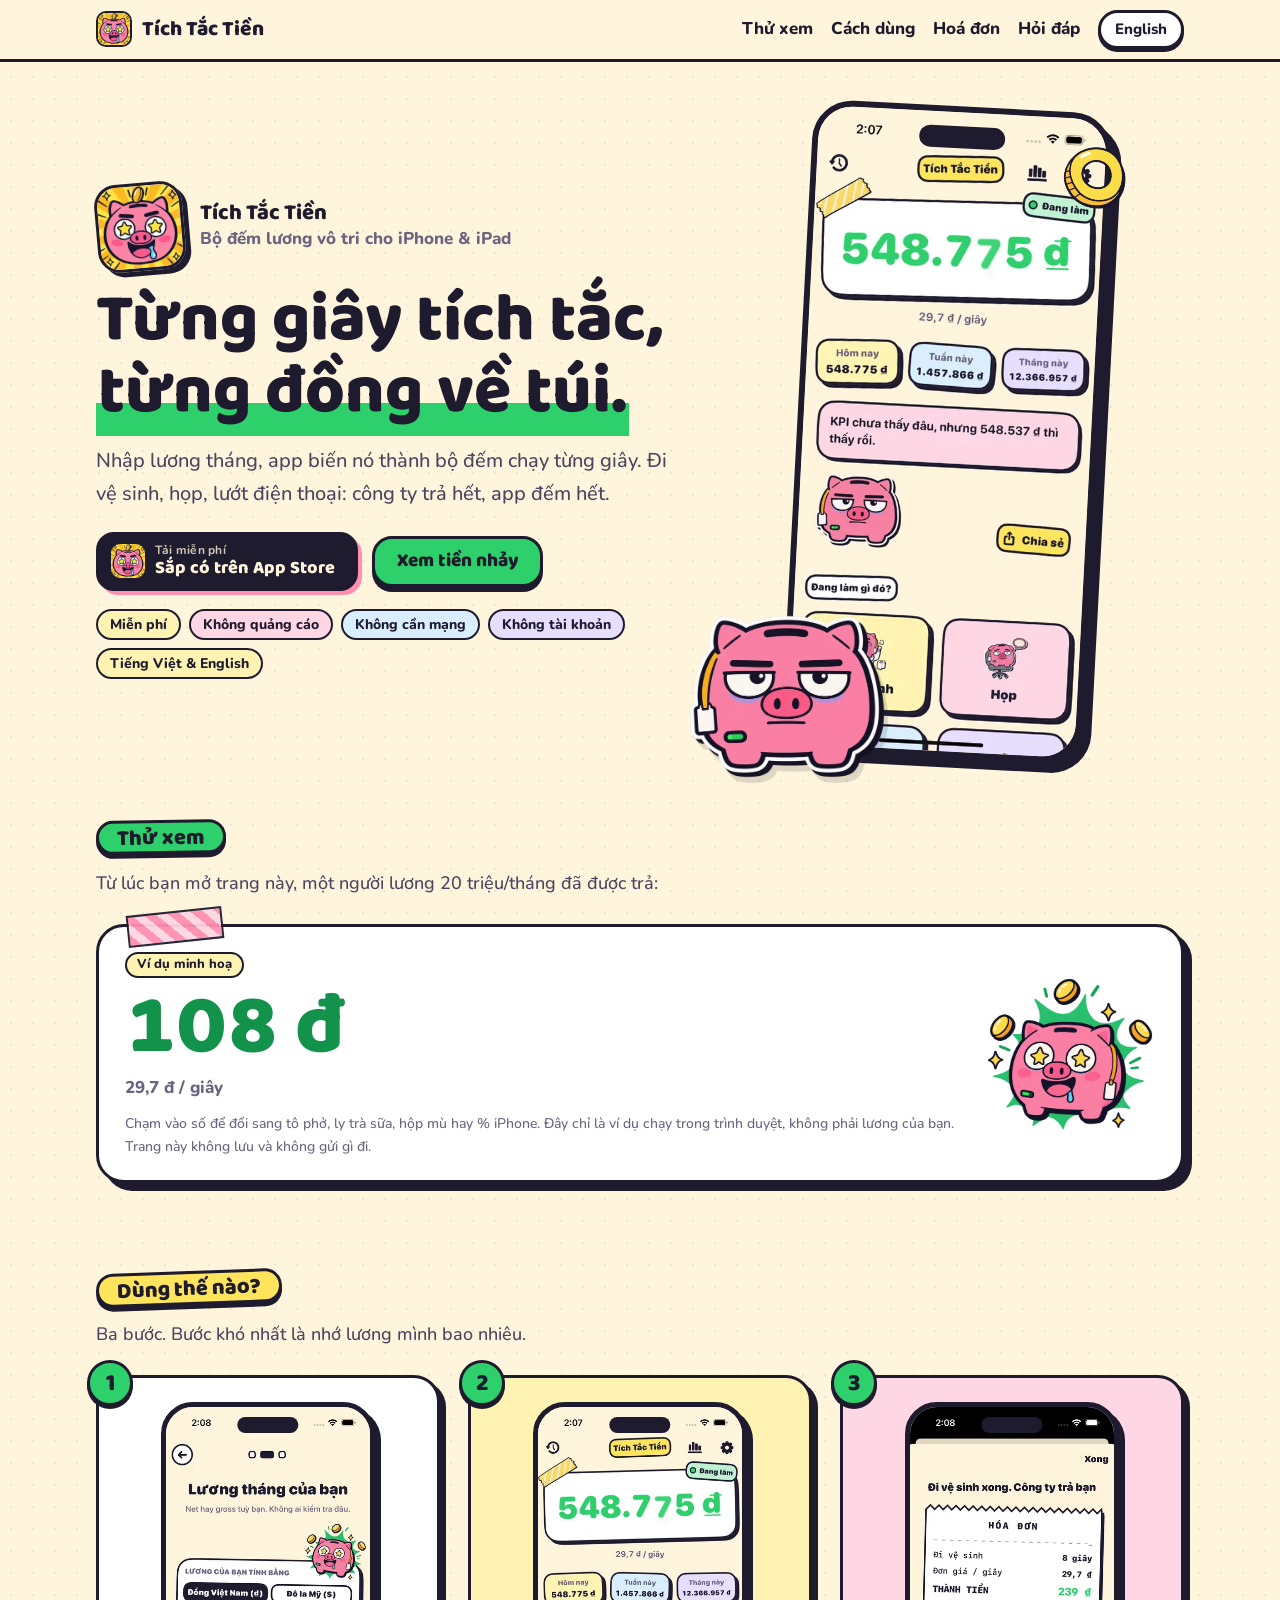
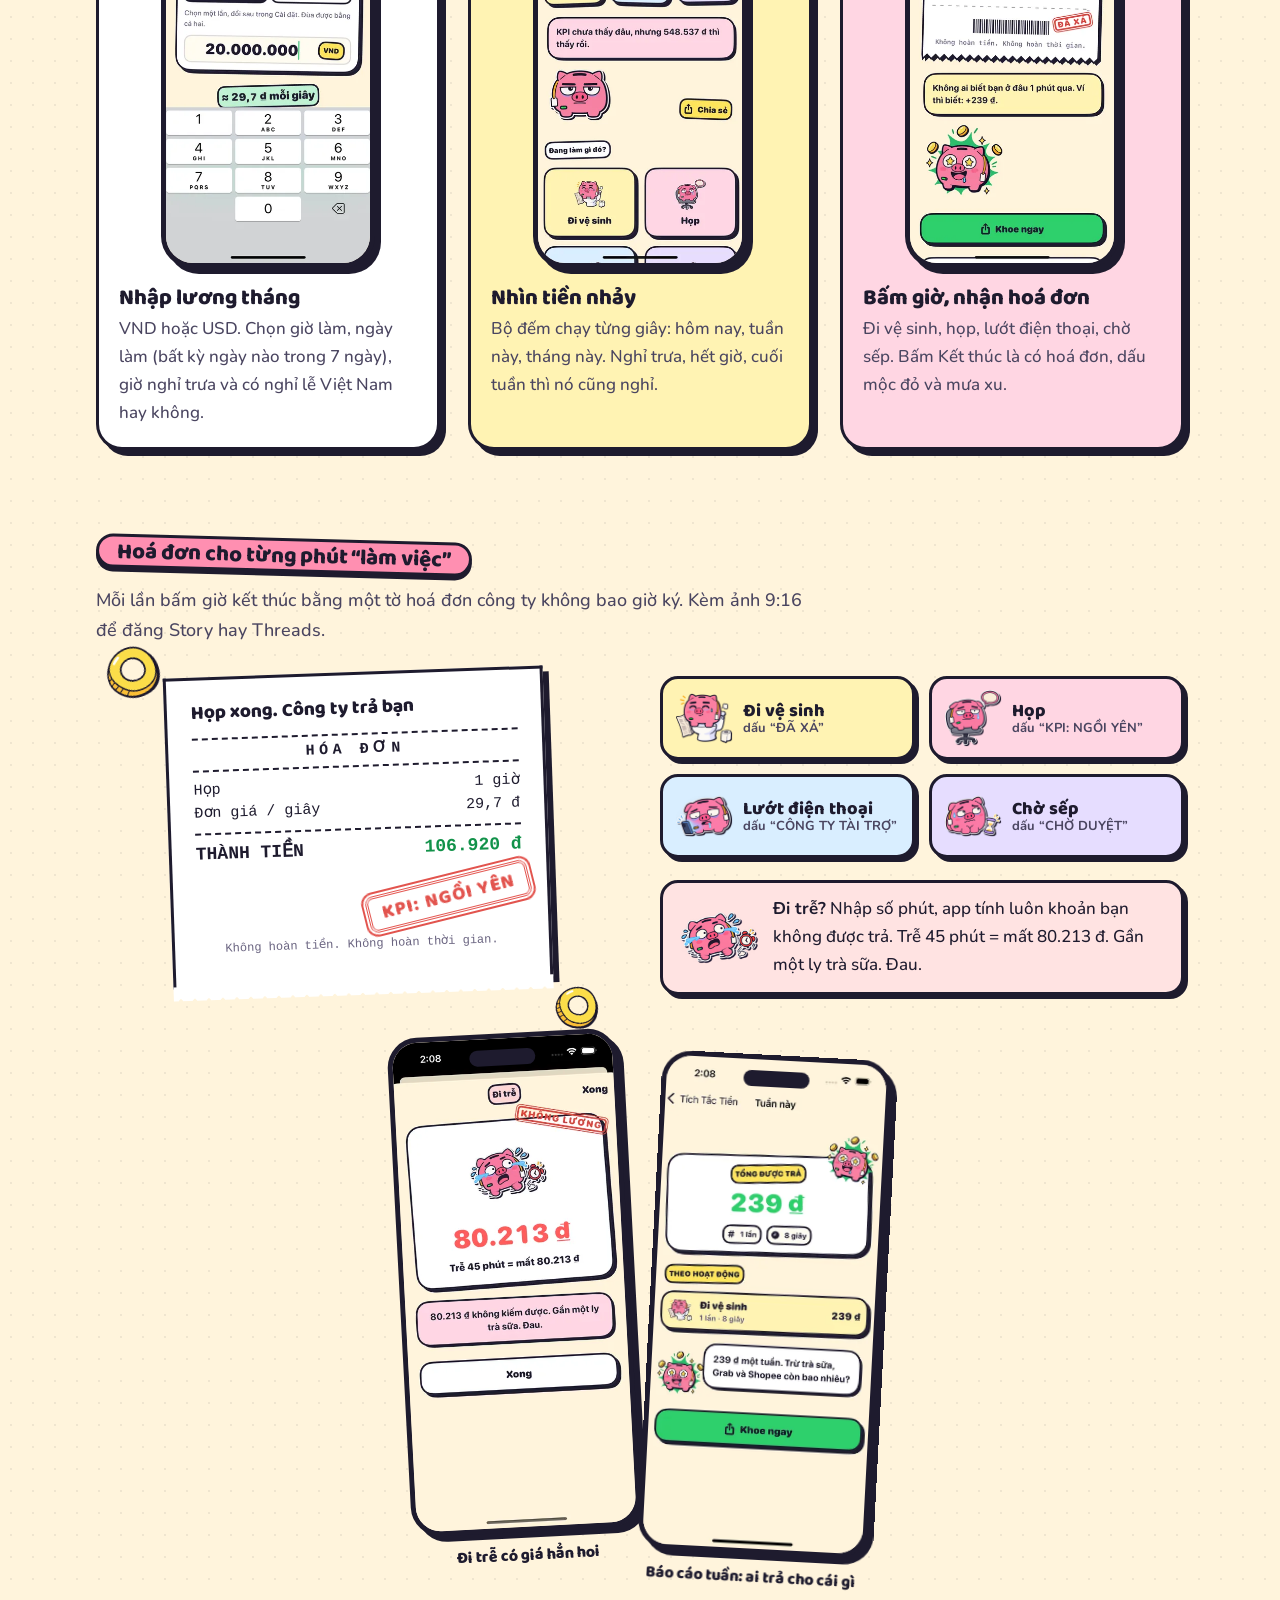
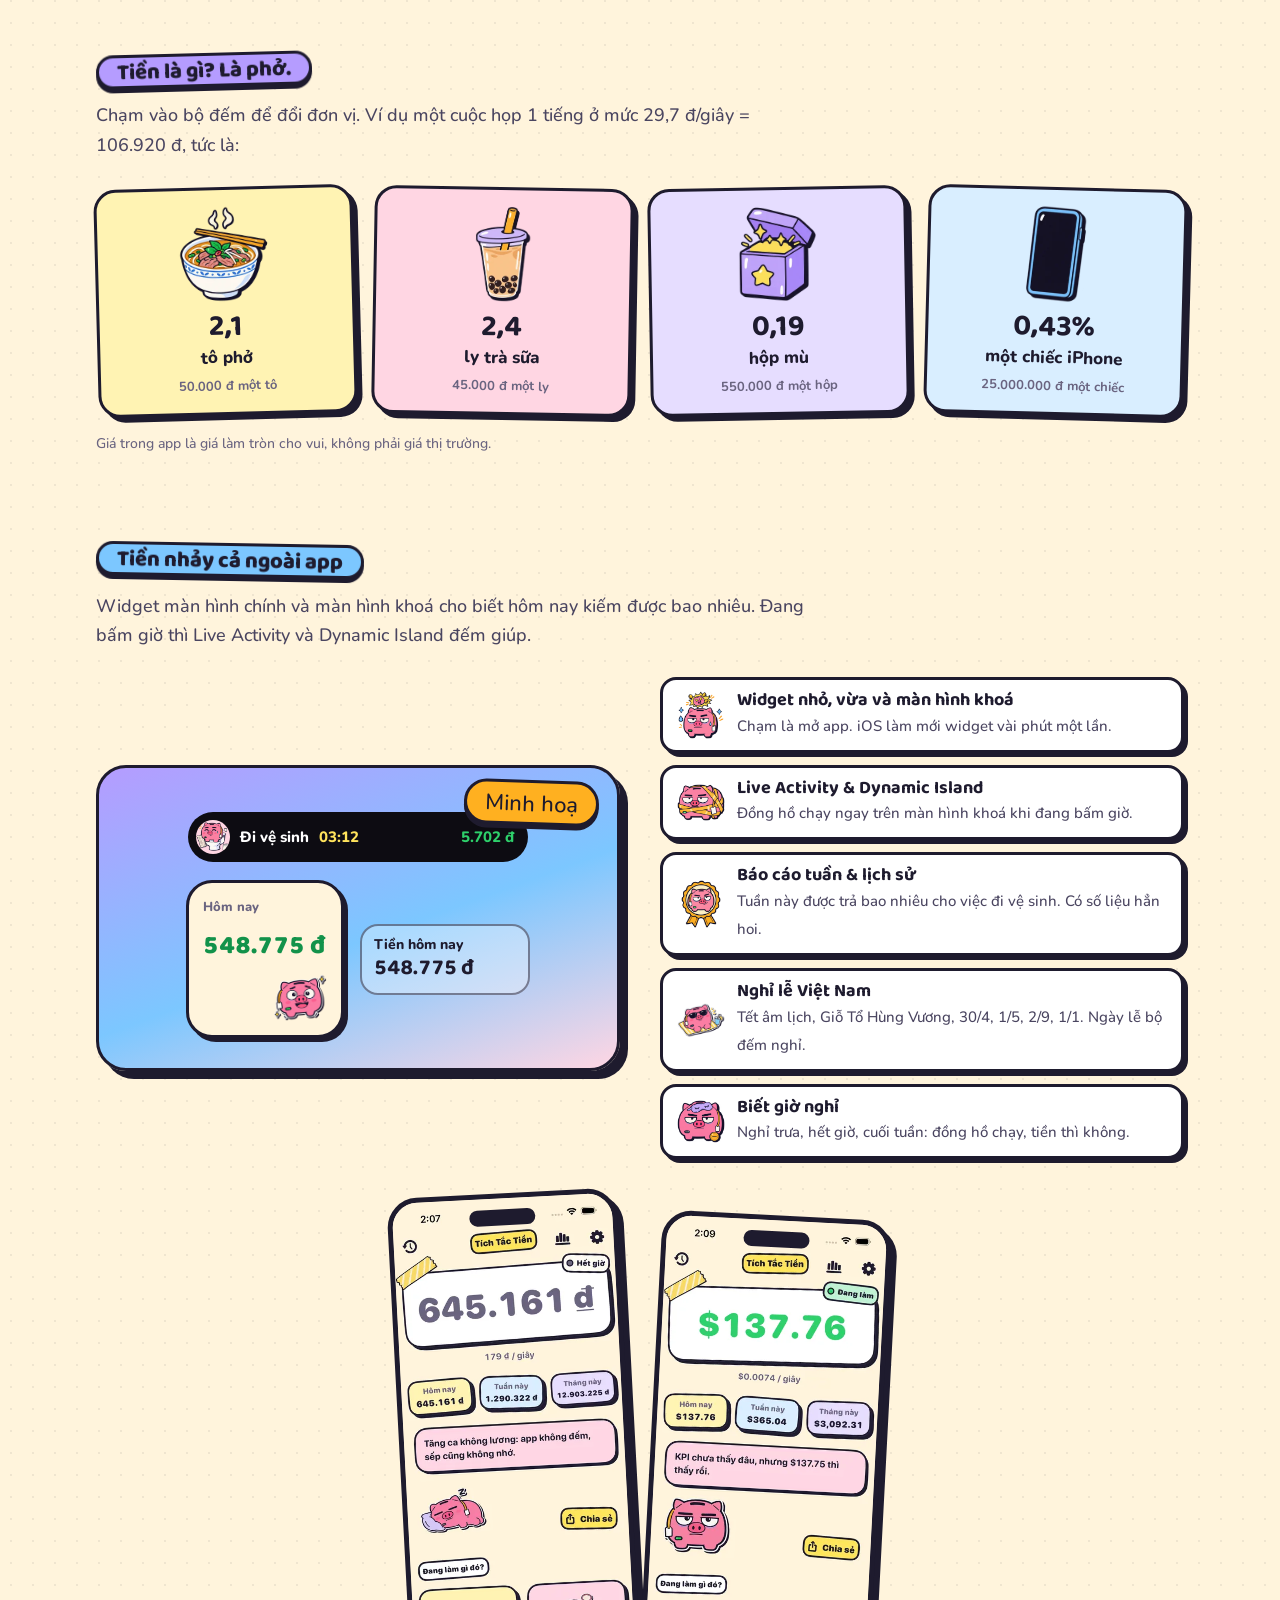
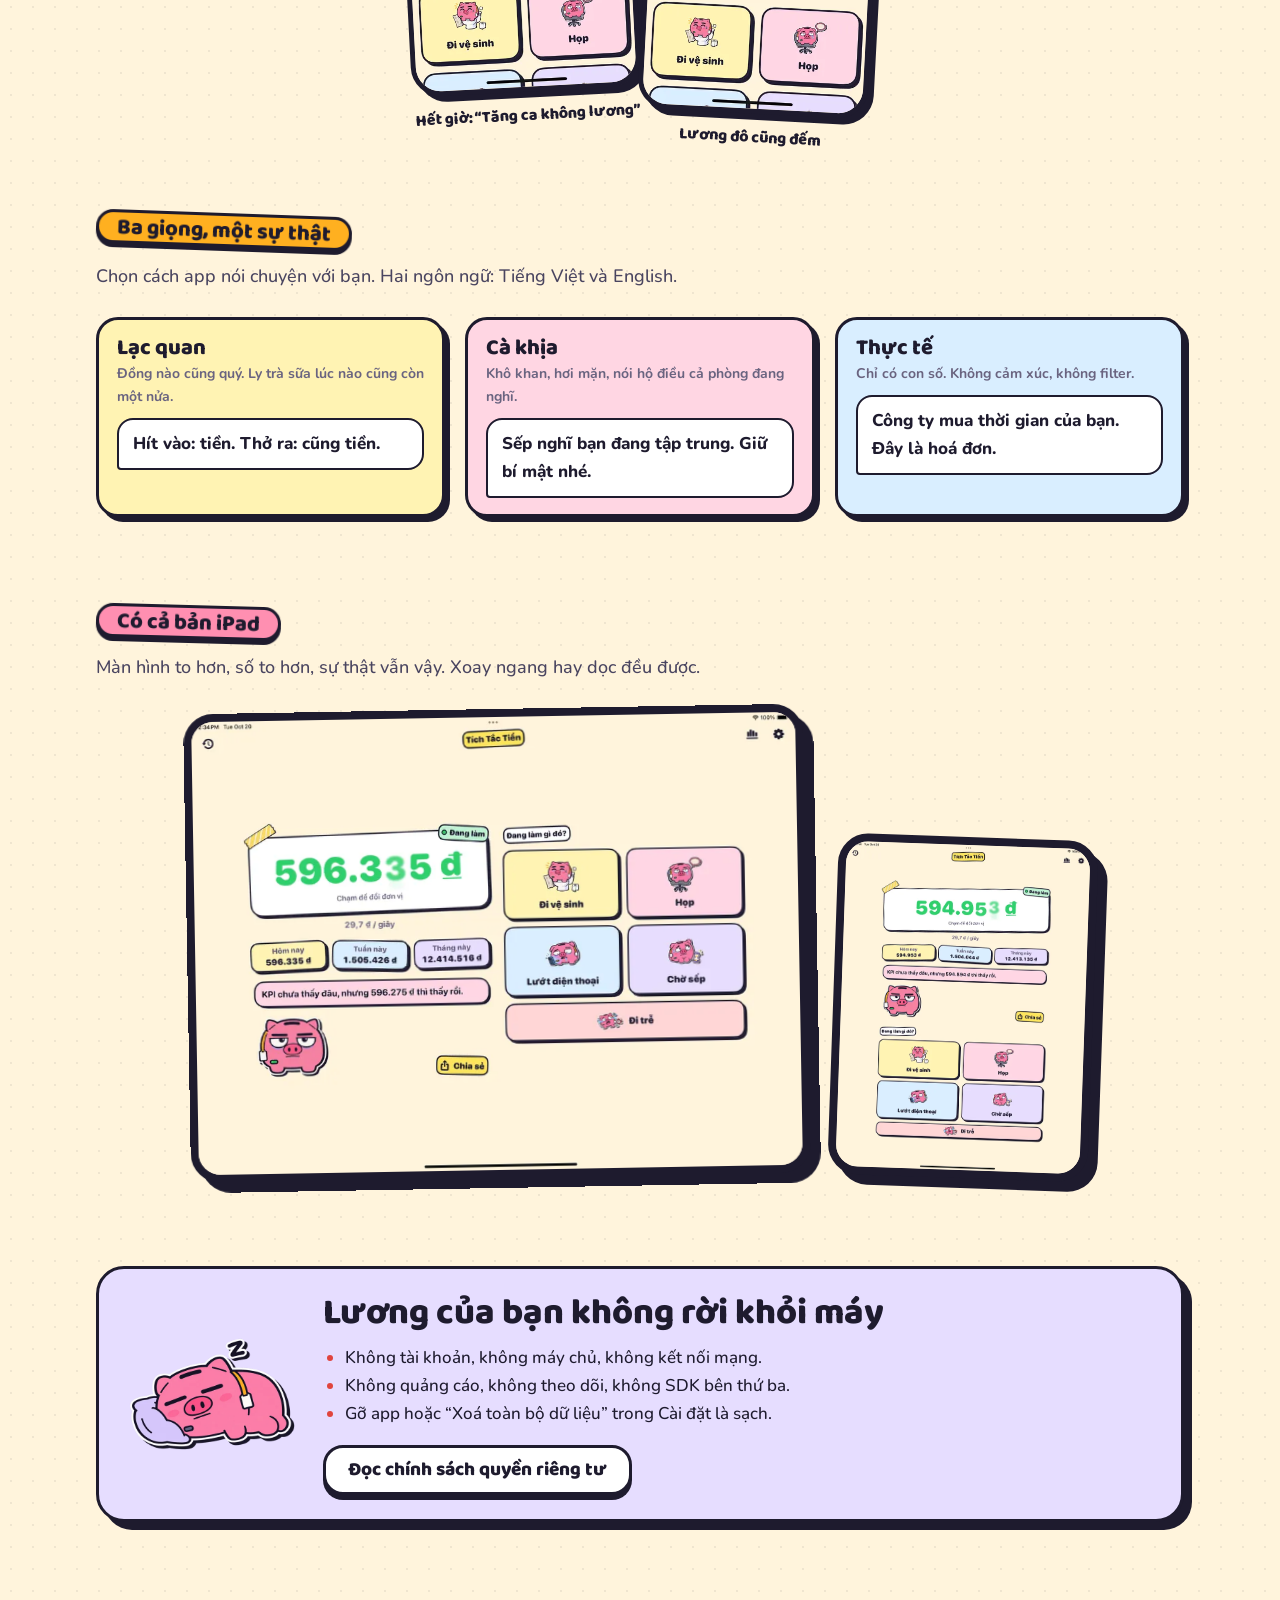
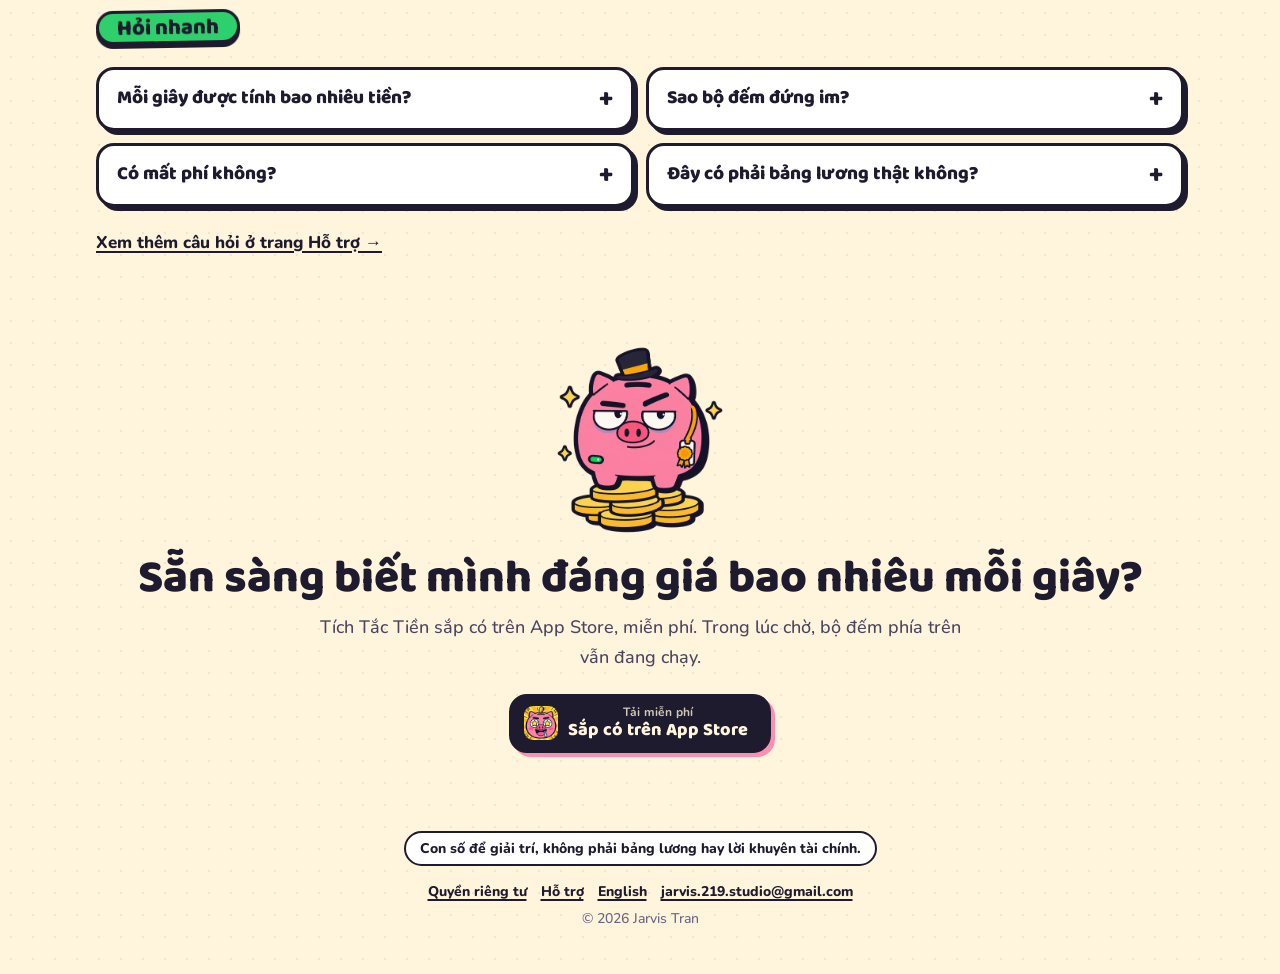
<file: index.html>
<!doctype html>
<html lang="vi">
<head>
<meta charset="utf-8">
<meta name="viewport" content="width=device-width, initial-scale=1">
<title>Tích Tắc Tiền – Đếm lương theo từng giây trên iPhone</title>
<meta name="description" content="Nhập lương tháng, xem tiền nhảy từng giây. Bấm giờ đi vệ sinh, họp, lướt điện thoại, chờ sếp và nhận hoá đơn có dấu mộc. Miễn phí, offline, không quảng cáo, không tài khoản.">
<link rel="canonical" href="https://jarvis219.github.io/tich-tac-tien-site/">
<link rel="alternate" hreflang="vi" href="https://jarvis219.github.io/tich-tac-tien-site/">
<link rel="alternate" hreflang="en" href="https://jarvis219.github.io/tich-tac-tien-site/en/">
<link rel="alternate" hreflang="x-default" href="https://jarvis219.github.io/tich-tac-tien-site/">
<meta name="theme-color" content="#FFF4DC">
<meta name="robots" content="index, follow, max-image-preview:large">
<meta property="og:type" content="website">
<meta property="og:site_name" content="Tích Tắc Tiền">
<meta property="og:locale" content="vi_VN">
<meta property="og:locale:alternate" content="en_US">
<meta property="og:title" content="Tích Tắc Tiền – Đếm lương theo từng giây trên iPhone">
<meta property="og:description" content="Nhập lương tháng, xem tiền nhảy từng giây. Bấm giờ đi vệ sinh, họp, lướt điện thoại, chờ sếp và nhận hoá đơn có dấu mộc. Miễn phí, offline, không quảng cáo, không tài khoản.">
<meta property="og:url" content="https://jarvis219.github.io/tich-tac-tien-site/">
<meta property="og:image" content="https://jarvis219.github.io/tich-tac-tien-site/assets/og-vi.png">
<meta property="og:image:width" content="1200">
<meta property="og:image:height" content="630">
<meta property="og:image:alt" content="Tích Tắc Tiền">
<meta name="twitter:card" content="summary_large_image">
<meta name="twitter:title" content="Tích Tắc Tiền – Đếm lương theo từng giây trên iPhone">
<meta name="twitter:description" content="Nhập lương tháng, xem tiền nhảy từng giây. Bấm giờ đi vệ sinh, họp, lướt điện thoại, chờ sếp và nhận hoá đơn có dấu mộc. Miễn phí, offline, không quảng cáo, không tài khoản.">
<meta name="twitter:image" content="https://jarvis219.github.io/tich-tac-tien-site/assets/og-vi.png">
<link rel="icon" type="image/png" sizes="32x32" href="assets/favicon-32.png">
<link rel="apple-touch-icon" href="assets/apple-touch-icon.png">
<link rel="preconnect" href="https://fonts.googleapis.com">
<link rel="preconnect" href="https://fonts.gstatic.com" crossorigin>
<link href="https://fonts.googleapis.com/css2?family=Baloo+2:wght@600;700;800&family=Nunito:wght@500;700;800&display=swap" rel="stylesheet">
<link rel="stylesheet" href="assets/style.css?v=e5c70e85">
<script type="application/ld+json">{"@context": "https://schema.org", "@type": "MobileApplication", "name": "Tích Tắc Tiền", "alternateName": "Tick Tock Cash", "operatingSystem": "iOS 17 or later", "applicationCategory": "LifestyleApplication", "inLanguage": ["vi", "en"], "description": "Nhập lương tháng, xem tiền nhảy từng giây. Bấm giờ đi vệ sinh, họp, lướt điện thoại, chờ sếp và nhận hoá đơn có dấu mộc. Miễn phí, offline, không quảng cáo, không tài khoản.", "url": "https://jarvis219.github.io/tich-tac-tien-site/", "image": "https://jarvis219.github.io/tich-tac-tien-site/assets/og-vi.png", "screenshot": ["https://jarvis219.github.io/tich-tac-tien-site/assets/screens/home.webp", "https://jarvis219.github.io/tich-tac-tien-site/assets/screens/receipt.webp", "https://jarvis219.github.io/tich-tac-tien-site/assets/screens/weekly.webp"], "offers": {"@type": "Offer", "price": "0", "priceCurrency": "USD"}, "author": {"@type": "Person", "name": "Jarvis Tran"}, "isAccessibleForFree": true}</script>
</head>
<body class="landing">
<a class="skip" href="#main">Bỏ qua tới nội dung</a>
<header class="topbar">
  <div class="topbar-inner">
    <a class="brand" href="./"><img src="assets/web/icon.webp" width="36" height="36" alt=""><span>Tích Tắc Tiền</span></a>
    <nav aria-label="Tích Tắc Tiền"><a href="#thu-xem">Thử xem</a><a href="#cach-dung">Cách dùng</a><a href="#hoa-don">Hoá đơn</a><a href="#hoi-dap">Hỏi đáp</a></nav>
    <a class="lang-switch" href="en/" hreflang="en" lang="en">English</a>
  </div>
</header>

<main id="main">
  <section class="hero">
    <div class="hero-copy">
      <div class="eyebrow"><img class="hero-icon" src="assets/web/icon.webp" width="88" height="88" alt=""><span><span class="name">Tích Tắc Tiền</span>Bộ đếm lương vô tri cho iPhone &amp; iPad</span></div>
      <h1>Từng giây tích tắc, <mark>từng&nbsp;đồng về&nbsp;túi.</mark></h1>
      <p class="lead">Nhập lương tháng, app biến nó thành bộ đếm chạy từng giây. Đi vệ sinh, họp, lướt điện thoại: công ty trả hết, app đếm hết.</p>
      <div class="cta-row">
        <span class="store-soon" role="img" aria-label="Sắp có trên App Store"><img src="assets/web/icon.webp" width="34" height="34" alt=""><span><small>Tải miễn phí</small>Sắp có trên App Store</span></span>
        <a class="button" href="#thu-xem">Xem tiền nhảy</a>
      </div>
      <ul class="chips"><li>Miễn phí</li><li>Không quảng cáo</li><li>Không cần mạng</li><li>Không tài khoản</li><li>Tiếng Việt &amp; English</li></ul>
    </div>
    <div class="hero-art">
      <div class="phone"><img src="assets/screens/home.webp" width="414" height="898" fetchpriority="high" alt="Màn hình chính Tích Tắc Tiền: 548.775 đ hôm nay, 29,7 đ mỗi giây"></div>
      <img class="hero-mascot" src="assets/mascots/idle.webp" width="200" height="168" alt="">
      <img class="hero-coin" src="assets/props/coin.webp" width="64" height="64" alt="">
    </div>
  </section>

  <section id="thu-xem" class="block">
    <h2 class="label green">Thử xem</h2>
    <p class="block-lead">Từ lúc bạn mở trang này, một người lương 20 triệu/tháng đã được trả:</p>
    <div class="ticker">
      <div>
        <span class="ticker-tag">Ví dụ minh hoạ</span>
        <button class="ticker-num" id="ticker-num" type="button" aria-live="off" title="Chạm vào số để đổi sang tô phở, ly trà sữa, hộp mù hay % iPhone.">0 đ</button>
        <p class="ticker-rate">29,7 đ / giây</p>
        <p class="ticker-note">Chạm vào số để đổi sang tô phở, ly trà sữa, hộp mù hay % iPhone. Đây chỉ là ví dụ chạy trong trình duyệt, không phải lương của bạn. Trang này không lưu và không gửi gì đi.</p>
      </div>
      <img src="assets/mascots/payday.webp" width="170" height="156" alt="" loading="lazy">
    </div>
    <script type="application/json" id="ticker-cfg">{"locale": "vi-VN", "units": [["đ", 1, "money"], ["tô phở", 50000, "unit"], ["ly trà sữa", 45000, "unit"], ["hộp mù", 550000, "unit"], ["iPhone", 25000000, "pct"]]}</script>
    <script>
(function () {
  var el = document.getElementById("ticker-num"), cfg = JSON.parse(document.getElementById("ticker-cfg").textContent);
  if (!el) return;
  var start = performance.now(), i = 0, RATE = 29.7;
  function fmt(n, d) { return n.toLocaleString(cfg.locale, { minimumFractionDigits: d, maximumFractionDigits: d }); }
  function draw() {
    var amount = RATE * (performance.now() - start) / 1000, u = cfg.units[i], text;
    if (u[2] === "money") text = cfg.locale === "vi-VN" ? fmt(Math.floor(amount), 0) + " đ" : "₫" + fmt(Math.floor(amount), 0);
    else if (u[2] === "pct") text = fmt(amount / u[1] * 100, 4) + "% " + u[0];
    else { var v = amount / u[1]; text = fmt(v, v >= 100 ? 0 : v >= 10 ? 1 : v >= 1 ? 2 : 3) + " " + u[0]; }
    el.textContent = text;
  }
  el.addEventListener("click", function () { i = (i + 1) % cfg.units.length; draw(); });
  draw();
  setInterval(draw, 100);
})();
</script>
  </section>

  <section id="cach-dung" class="block">
    <h2 class="label">Dùng thế nào?</h2>
    <p class="block-lead">Ba bước. Bước khó nhất là nhớ lương mình bao nhiêu.</p>
    <ol class="steps">
      <li class="step">
        <span class="step-num" aria-hidden="true">1</span>
        <div class="phone"><img src="assets/screens/salary.webp" width="414" height="898" loading="lazy" decoding="async" alt="Nhập lương tháng"></div>
        <h3>Nhập lương tháng</h3>
        <p>VND hoặc USD. Chọn giờ làm, ngày làm (bất kỳ ngày nào trong 7 ngày), giờ nghỉ trưa và có nghỉ lễ Việt Nam hay không.</p>
      </li>
      <li class="step">
        <span class="step-num" aria-hidden="true">2</span>
        <div class="phone"><img src="assets/screens/home.webp" width="414" height="898" loading="lazy" decoding="async" alt="Nhìn tiền nhảy"></div>
        <h3>Nhìn tiền nhảy</h3>
        <p>Bộ đếm chạy từng giây: hôm nay, tuần này, tháng này. Nghỉ trưa, hết giờ, cuối tuần thì nó cũng nghỉ.</p>
      </li>
      <li class="step">
        <span class="step-num" aria-hidden="true">3</span>
        <div class="phone"><img src="assets/screens/receipt.webp" width="414" height="898" loading="lazy" decoding="async" alt="Bấm giờ, nhận hoá đơn"></div>
        <h3>Bấm giờ, nhận hoá đơn</h3>
        <p>Đi vệ sinh, họp, lướt điện thoại, chờ sếp. Bấm Kết thúc là có hoá đơn, dấu mộc đỏ và mưa xu.</p>
      </li>
    </ol>
  </section>

  <section id="hoa-don" class="block">
    <h2 class="label pink">Hoá đơn cho từng phút “làm việc”</h2>
    <p class="block-lead">Mỗi lần bấm giờ kết thúc bằng một tờ hoá đơn công ty không bao giờ ký. Kèm ảnh 9:16 để đăng Story hay Threads.</p>
    <div class="showcase">
      <div class="receipt-wrap">
        <img class="coin c1" src="assets/props/coin.webp" width="54" height="54" alt="">
        <div class="receipt" role="img" aria-label="Họp xong. Công ty trả bạn 106.920 đ. KPI: NGỒI YÊN">
          <p class="r-head">Họp xong. Công ty trả bạn</p>
          <div class="r-title">HÓA ĐƠN</div>
          <div class="r-row"><span>Họp</span><span>1 giờ</span></div><div class="r-row"><span>Đơn giá / giây</span><span>29,7 đ</span></div>
          <div class="r-row r-total"><span>THÀNH TIỀN</span><span>106.920 đ</span></div>
          <div class="r-foot">Không hoàn tiền. Không hoàn thời gian.</div>
          <span class="stamp">KPI: NGỒI YÊN</span>
        </div>
        <img class="coin c2" src="assets/props/coin.webp" width="44" height="44" alt="">
      </div>
      <div>
        <ul class="kinds">
        <li><img src="assets/mascots/toilet.webp" width="58" height="58" alt="" loading="lazy"><span>Đi vệ sinh<small>dấu “ĐÃ XẢ”</small></span></li>
        <li><img src="assets/mascots/dead.webp" width="58" height="58" alt="" loading="lazy"><span>Họp<small>dấu “KPI: NGỒI YÊN”</small></span></li>
        <li><img src="assets/mascots/scrolling.webp" width="58" height="58" alt="" loading="lazy"><span>Lướt điện thoại<small>dấu “CÔNG TY TÀI TRỢ”</small></span></li>
        <li><img src="assets/mascots/waiting.webp" width="58" height="58" alt="" loading="lazy"><span>Chờ sếp<small>dấu “CHỜ DUYỆT”</small></span></li>
        </ul>
        <div class="late-note"><img src="assets/mascots/late.webp" width="80" height="54" alt="" loading="lazy"><p><b>Đi trễ?</b> Nhập số phút, app tính luôn khoản bạn không được trả. Trễ 45 phút = mất 80.213 đ. Gần một ly trà sữa. Đau.</p></div>
      </div>
    </div>
    <div class="shot-pair">
        <figure>
          <div class="phone"><img src="assets/screens/late.webp" width="414" height="898" loading="lazy" decoding="async" alt="Đi trễ có giá hẳn hoi"></div>
          <figcaption>Đi trễ có giá hẳn hoi</figcaption>
        </figure>
        <figure>
          <div class="phone"><img src="assets/screens/weekly.webp" width="414" height="898" loading="lazy" decoding="async" alt="Báo cáo tuần: ai trả cho cái gì"></div>
          <figcaption>Báo cáo tuần: ai trả cho cái gì</figcaption>
        </figure>
    </div>
  </section>

  <section class="block">
    <h2 class="label lilac">Tiền là gì? Là phở.</h2>
    <p class="block-lead">Chạm vào bộ đếm để đổi đơn vị. Ví dụ một cuộc họp 1 tiếng ở mức 29,7 đ/giây = 106.920 đ, tức là:</p>
    <ul class="units">
      <li><img src="assets/props/pho.webp" width="96" height="96" alt="" loading="lazy"><b>2,1</b><span>tô phở</span><small>50.000 đ một tô</small></li>
      <li><img src="assets/props/milktea.webp" width="96" height="96" alt="" loading="lazy"><b>2,4</b><span>ly trà sữa</span><small>45.000 đ một ly</small></li>
      <li><img src="assets/props/blindbox.webp" width="96" height="96" alt="" loading="lazy"><b>0,19</b><span>hộp mù</span><small>550.000 đ một hộp</small></li>
      <li><img src="assets/props/iphone.webp" width="96" height="96" alt="" loading="lazy"><b>0,43%</b><span>một chiếc iPhone</span><small>25.000.000 đ một chiếc</small></li>
    </ul>
    <p class="fine">Giá trong app là giá làm tròn cho vui, không phải giá thị trường.</p>
  </section>

  <section class="block">
    <h2 class="label sky">Tiền nhảy cả ngoài app</h2>
    <p class="block-lead">Widget màn hình chính và màn hình khoá cho biết hôm nay kiếm được bao nhiêu. Đang bấm giờ thì Live Activity và Dynamic Island đếm giúp.</p>
    <div class="widgets">
      <div class="mock-stage" role="img" aria-label="Minh hoạ: Dynamic Island, widget">
        <span class="label amber mock-caption">Minh hoạ</span>
        <div class="island"><img src="assets/mascots/toilet.webp" width="34" height="34" alt=""><span>Đi vệ sinh</span><span class="t">03:12</span><span class="m">5.702 đ</span></div>
        <div class="widget-row">
          <div class="w-small"><span class="k">Hôm nay</span><span class="v">548.775 đ</span><img src="assets/mascots/happy.webp" width="54" height="47" alt=""></div>
          <div class="w-lock">Tiền hôm nay<b>548.775 đ</b></div>
        </div>
      </div>
      <ul class="feature-list">
        <li><img src="assets/stickers/kaching.webp" width="48" height="48" alt="" loading="lazy"><div><b>Widget nhỏ, vừa và màn hình khoá</b><span>Chạm là mở app. iOS làm mới widget vài phút một lần.</span></div></li>
        <li><img src="assets/stickers/pending.webp" width="48" height="48" alt="" loading="lazy"><div><b>Live Activity &amp; Dynamic Island</b><span>Đồng hồ chạy ngay trên màn hình khoá khi đang bấm giờ.</span></div></li>
        <li><img src="assets/stickers/certified.webp" width="48" height="48" alt="" loading="lazy"><div><b>Báo cáo tuần &amp; lịch sử</b><span>Tuần này được trả bao nhiêu cho việc đi vệ sinh. Có số liệu hẳn hoi.</span></div></li>
        <li><img src="assets/mascots/holiday.webp" width="48" height="48" alt="" loading="lazy"><div><b>Nghỉ lễ Việt Nam</b><span>Tết âm lịch, Giỗ Tổ Hùng Vương, 30/4, 1/5, 2/9, 1/1. Ngày lễ bộ đếm nghỉ.</span></div></li>
        <li><img src="assets/stickers/offclock.webp" width="48" height="48" alt="" loading="lazy"><div><b>Biết giờ nghỉ</b><span>Nghỉ trưa, hết giờ, cuối tuần: đồng hồ chạy, tiền thì không.</span></div></li>
      </ul>
    </div>
    <div class="shot-pair">
        <figure>
          <div class="phone"><img src="assets/screens/after-hours.webp" width="414" height="898" loading="lazy" decoding="async" alt="Hết giờ: “Tăng ca không lương”"></div>
          <figcaption>Hết giờ: “Tăng ca không lương”</figcaption>
        </figure>
        <figure>
          <div class="phone"><img src="assets/screens/usd.webp" width="414" height="898" loading="lazy" decoding="async" alt="Lương đô cũng đếm"></div>
          <figcaption>Lương đô cũng đếm</figcaption>
        </figure>
    </div>
  </section>

  <section class="block">
    <h2 class="label amber">Ba giọng, một sự thật</h2>
    <p class="block-lead">Chọn cách app nói chuyện với bạn. Hai ngôn ngữ: Tiếng Việt và English.</p>
    <ul class="voices">
      <li><h3>Lạc quan</h3><p class="desc">Đồng nào cũng quý. Ly trà sữa lúc nào cũng còn một nửa.</p><blockquote>Hít vào: tiền. Thở ra: cũng tiền.</blockquote></li>
      <li><h3>Cà khịa</h3><p class="desc">Khô khan, hơi mặn, nói hộ điều cả phòng đang nghĩ.</p><blockquote>Sếp nghĩ bạn đang tập trung. Giữ bí mật nhé.</blockquote></li>
      <li><h3>Thực tế</h3><p class="desc">Chỉ có con số. Không cảm xúc, không filter.</p><blockquote>Công ty mua thời gian của bạn. Đây là hoá đơn.</blockquote></li>
    </ul>
  </section>

  <section class="block">
    <h2 class="label pink">Có cả bản iPad</h2>
    <p class="block-lead">Màn hình to hơn, số to hơn, sự thật vẫn vậy. Xoay ngang hay dọc đều được.</p>
    <div class="ipads">
      <figure class="tablet land"><img src="assets/screens/ipad-landscape.webp" width="900" height="675" loading="lazy" decoding="async" alt="Tích Tắc Tiền trên iPad, xoay ngang"></figure>
      <figure class="tablet port"><img src="assets/screens/ipad-portrait.webp" width="675" height="900" loading="lazy" decoding="async" alt="Tích Tắc Tiền trên iPad, xoay dọc"></figure>
    </div>
  </section>

  <section class="block">
    <div class="promise">
      <img src="assets/mascots/sleeping.webp" width="170" height="115" alt="" loading="lazy">
      <div>
        <h2>Lương của bạn không rời khỏi máy</h2>
        <ul><li>Không tài khoản, không máy chủ, không kết nối mạng.</li><li>Không quảng cáo, không theo dõi, không SDK bên thứ ba.</li><li>Gỡ app hoặc “Xoá toàn bộ dữ liệu” trong Cài đặt là sạch.</li></ul>
        <a class="button secondary" href="privacy/#vi">Đọc chính sách quyền riêng tư</a>
      </div>
    </div>
  </section>

  <section id="hoi-dap" class="block">
    <h2 class="label green">Hỏi nhanh</h2>
    <div class="faq">
      <details><summary>Mỗi giây được tính bao nhiêu tiền?</summary><p>Lương tháng chia cho số giây thật sự được trả trong tháng đó. Tháng ít ngày làm thì mỗi giây đáng giá hơn. Bật nghỉ lễ thì ngày lễ không tính.</p></details>
      <details><summary>Sao bộ đếm đứng im?</summary><p>Vì đang nghỉ trưa, hết giờ, cuối tuần hoặc ngày lễ. Ngoài giờ làm, đồng hồ vẫn chạy nhưng tiền thì không.</p></details>
      <details><summary>Có mất phí không?</summary><p>Miễn phí hoàn toàn. Không quảng cáo, không mua trong app, không tài khoản.</p></details>
      <details><summary>Đây có phải bảng lương thật không?</summary><p>Không. Con số chỉ để giải trí, không phải bảng lương hay lời khuyên tài chính.</p></details>
    </div>
    <p class="more-link"><a href="support/#vi">Xem thêm câu hỏi ở trang Hỗ trợ →</a></p>
  </section>

  <section class="block final">
    <img src="assets/mascots/capitalist.webp" width="152" height="170" alt="" loading="lazy">
    <h2>Sẵn sàng biết mình đáng giá bao nhiêu mỗi giây?</h2>
    <p>Tích Tắc Tiền sắp có trên App Store, miễn phí. Trong lúc chờ, bộ đếm phía trên vẫn đang chạy.</p>
    <div class="cta-row"><span class="store-soon" role="img" aria-label="Sắp có trên App Store"><img src="assets/web/icon.webp" width="34" height="34" alt=""><span><small>Tải miễn phí</small>Sắp có trên App Store</span></span></div>
  </section>
</main>

<footer>
  <span class="disclaimer">Con số để giải trí, không phải bảng lương hay lời khuyên tài chính.</span>
  <nav aria-label="Footer">
    <a href="privacy/#vi">Quyền riêng tư</a>
    <a href="support/#vi">Hỗ trợ</a>
    <a href="en/" hreflang="en" lang="en">English</a>
    <a href="mailto:jarvis.219.studio@gmail.com?subject=T%C3%ADch%20T%E1%BA%AFc%20Ti%E1%BB%81n">jarvis.219.studio@gmail.com</a>
  </nav>
  © 2026 Jarvis Tran
</footer>
</body>
</html>
</file>
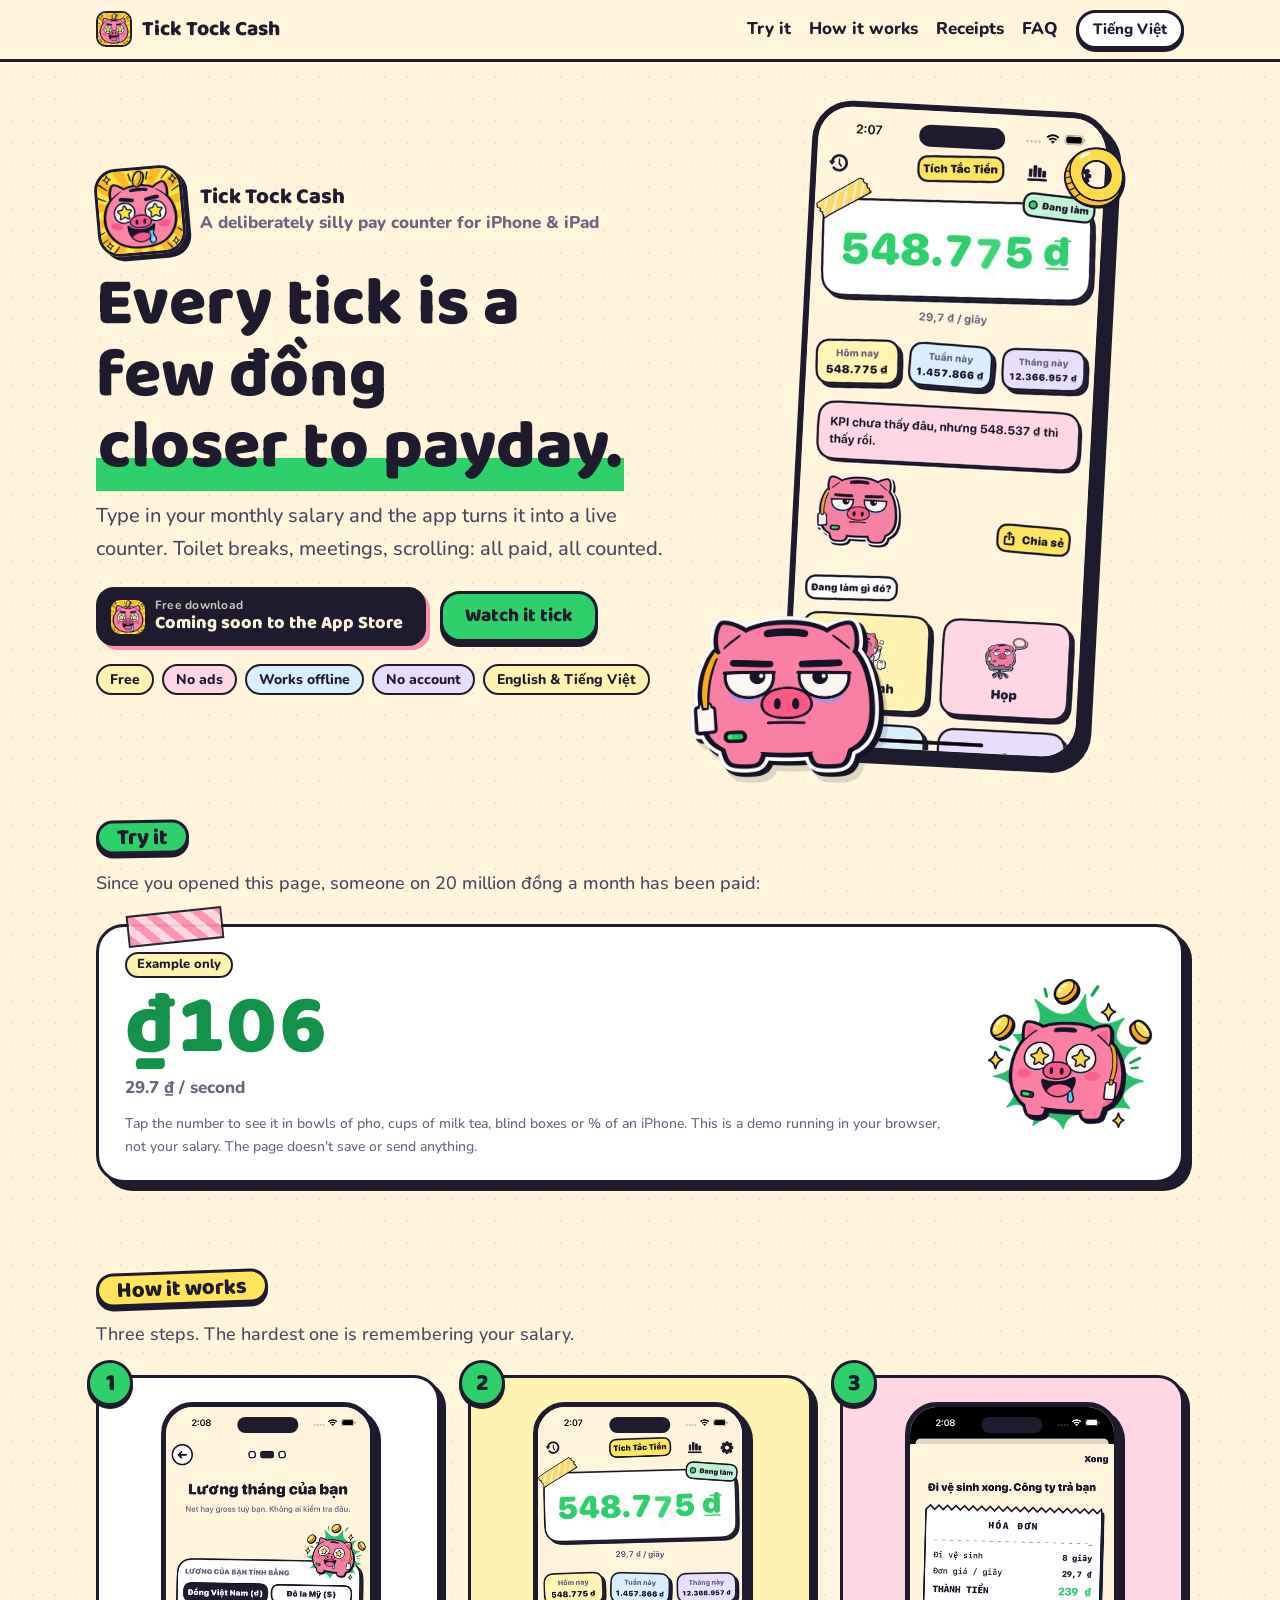
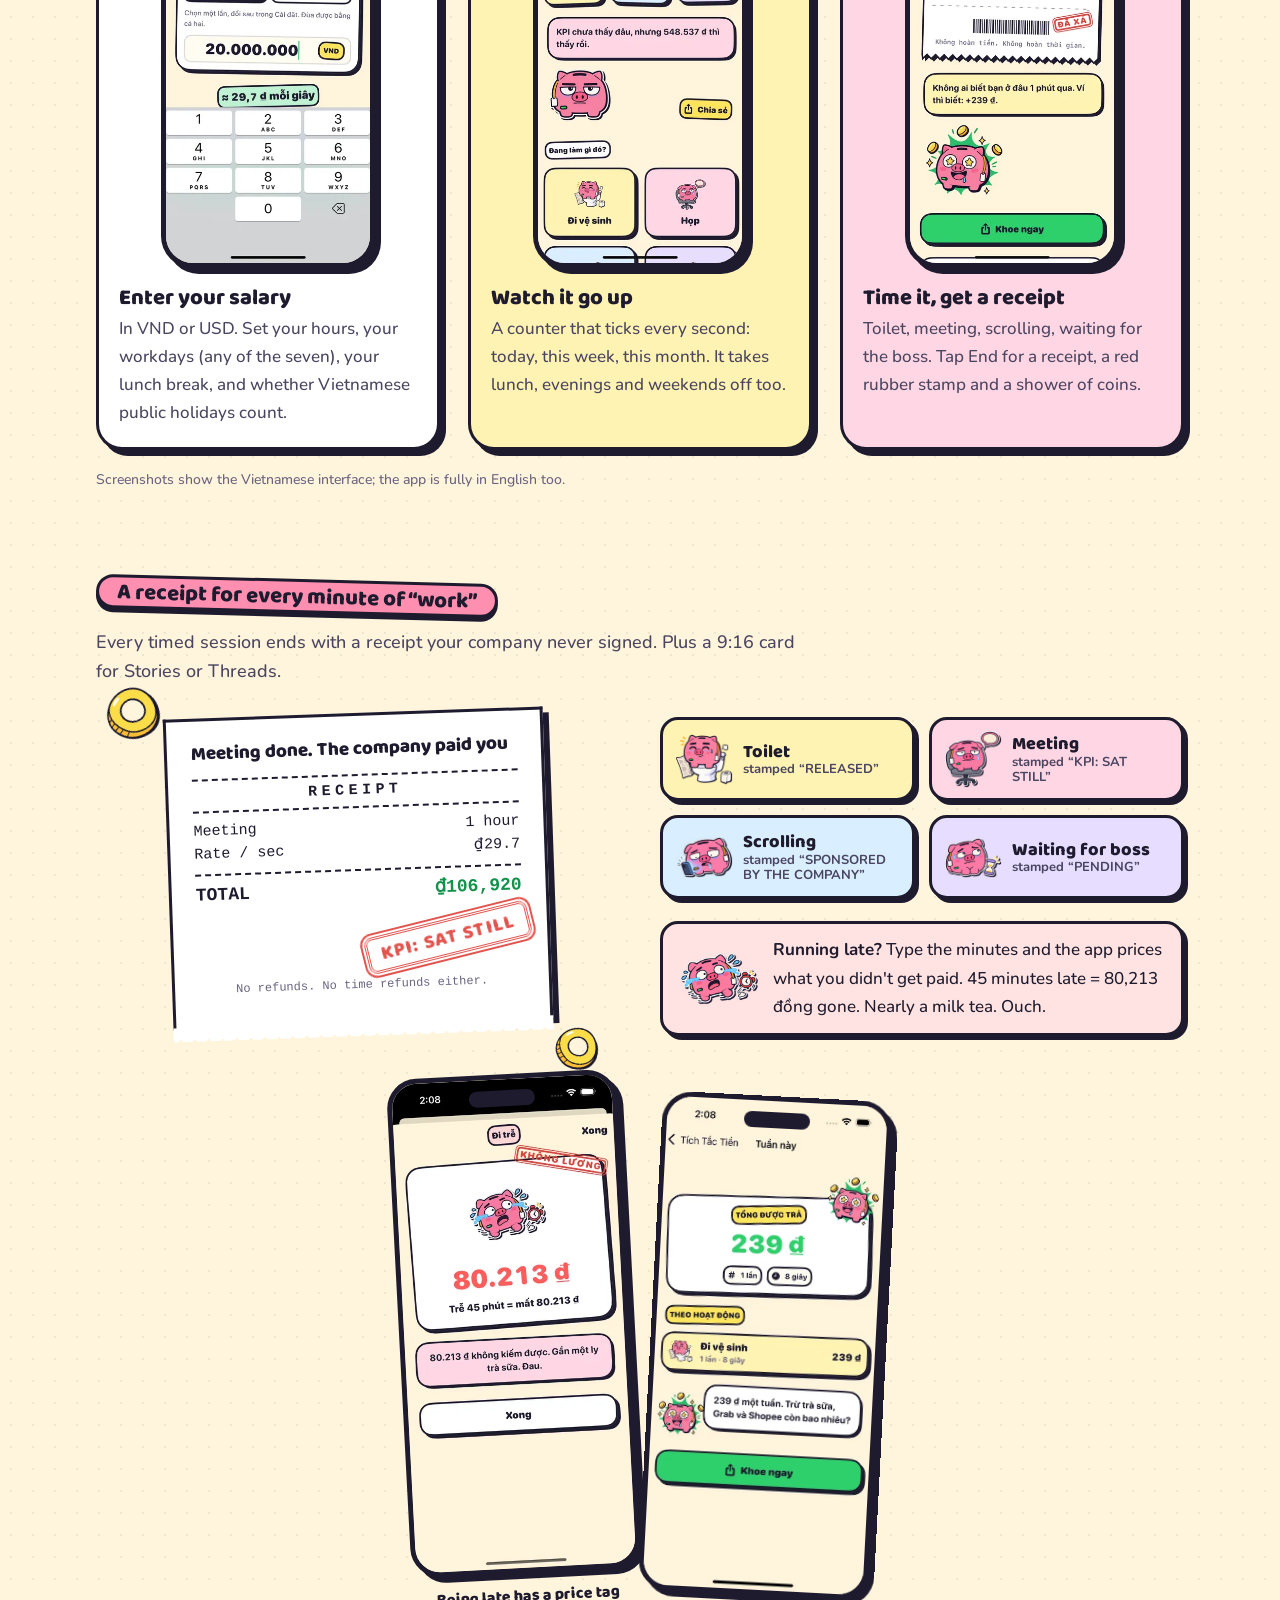
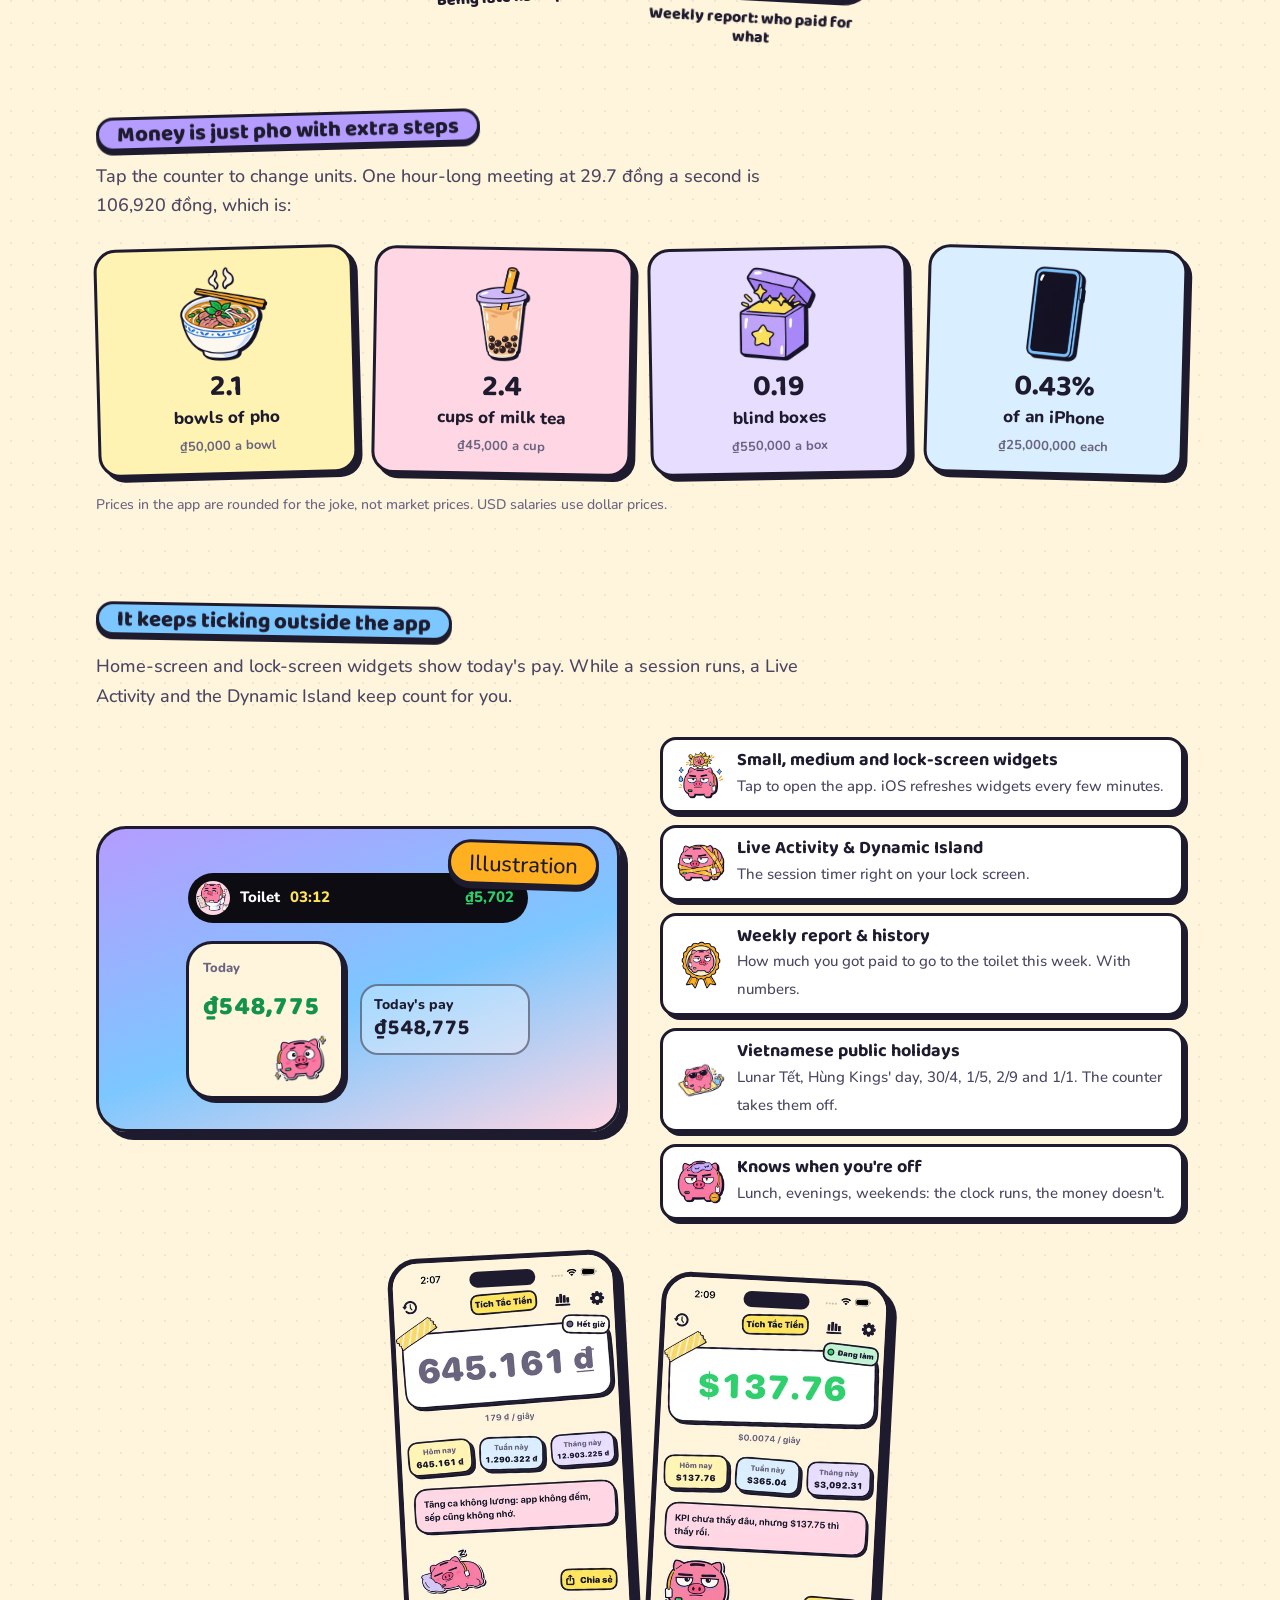
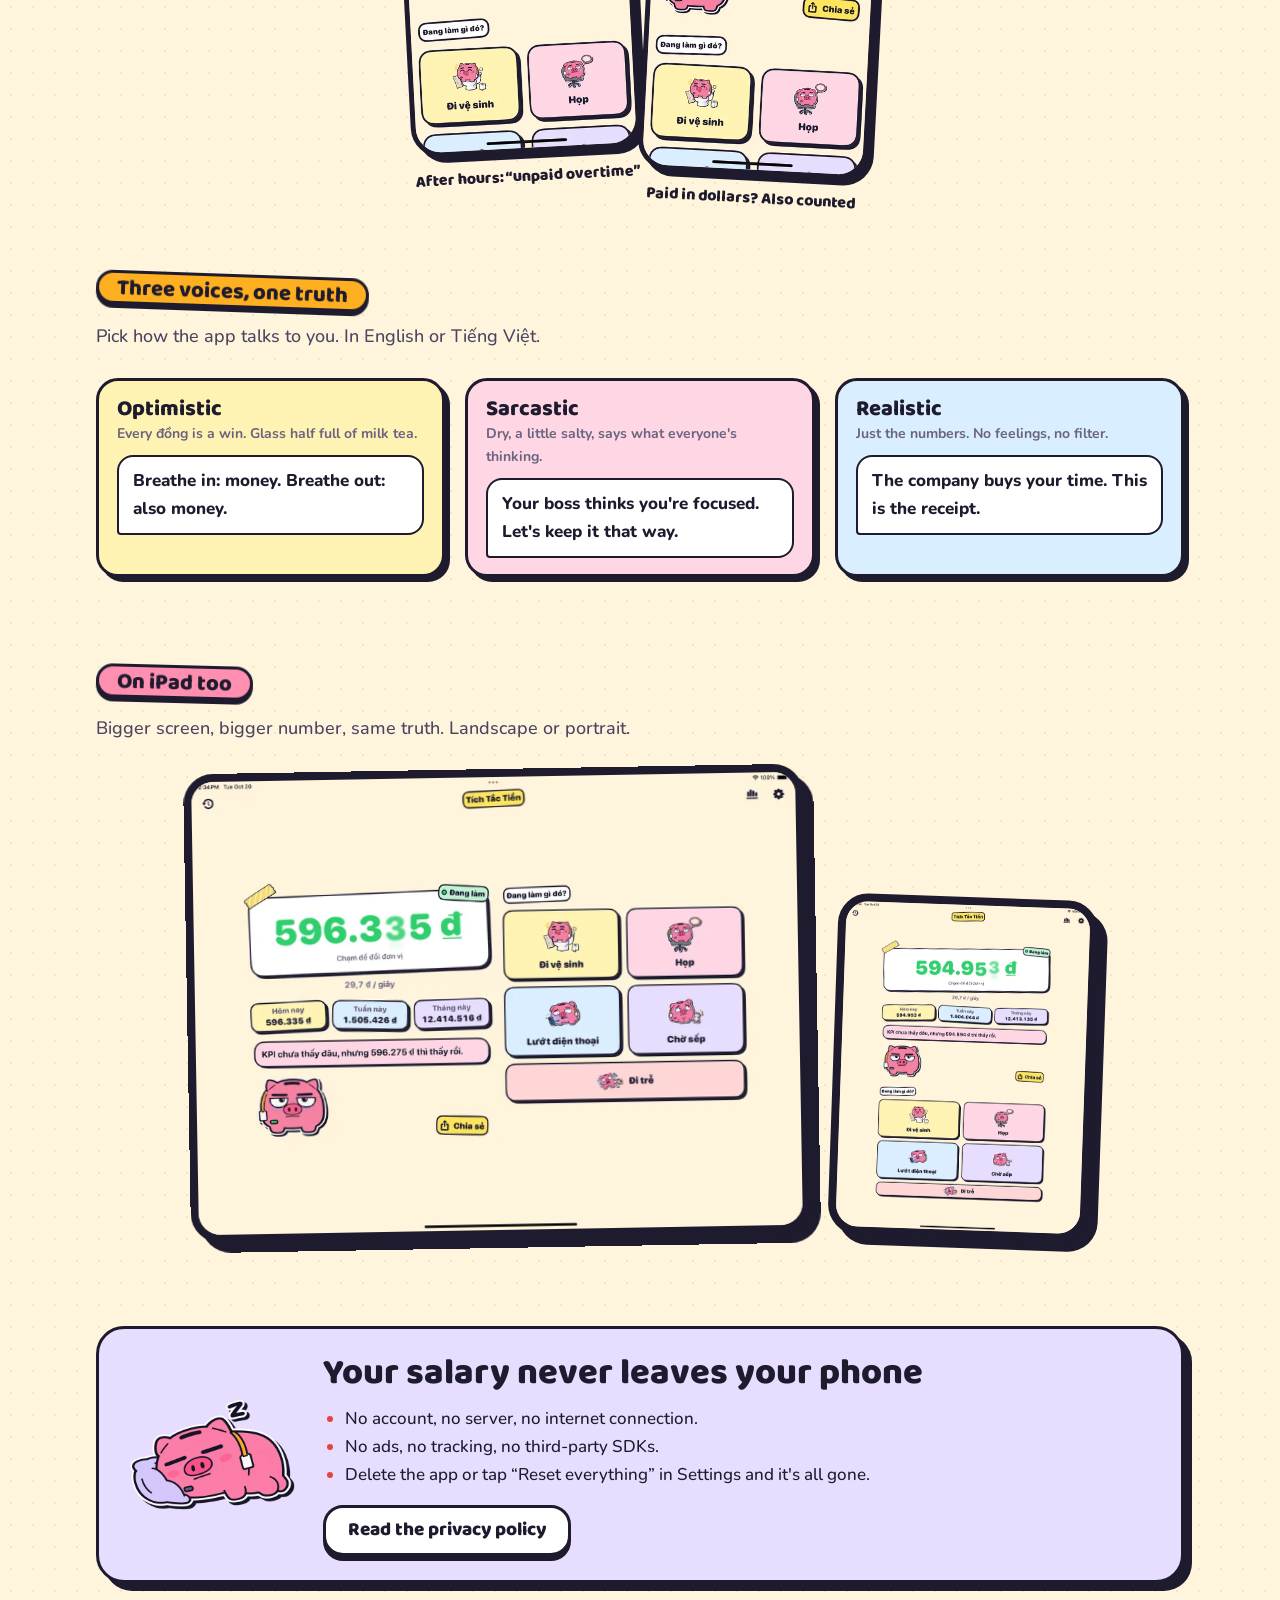
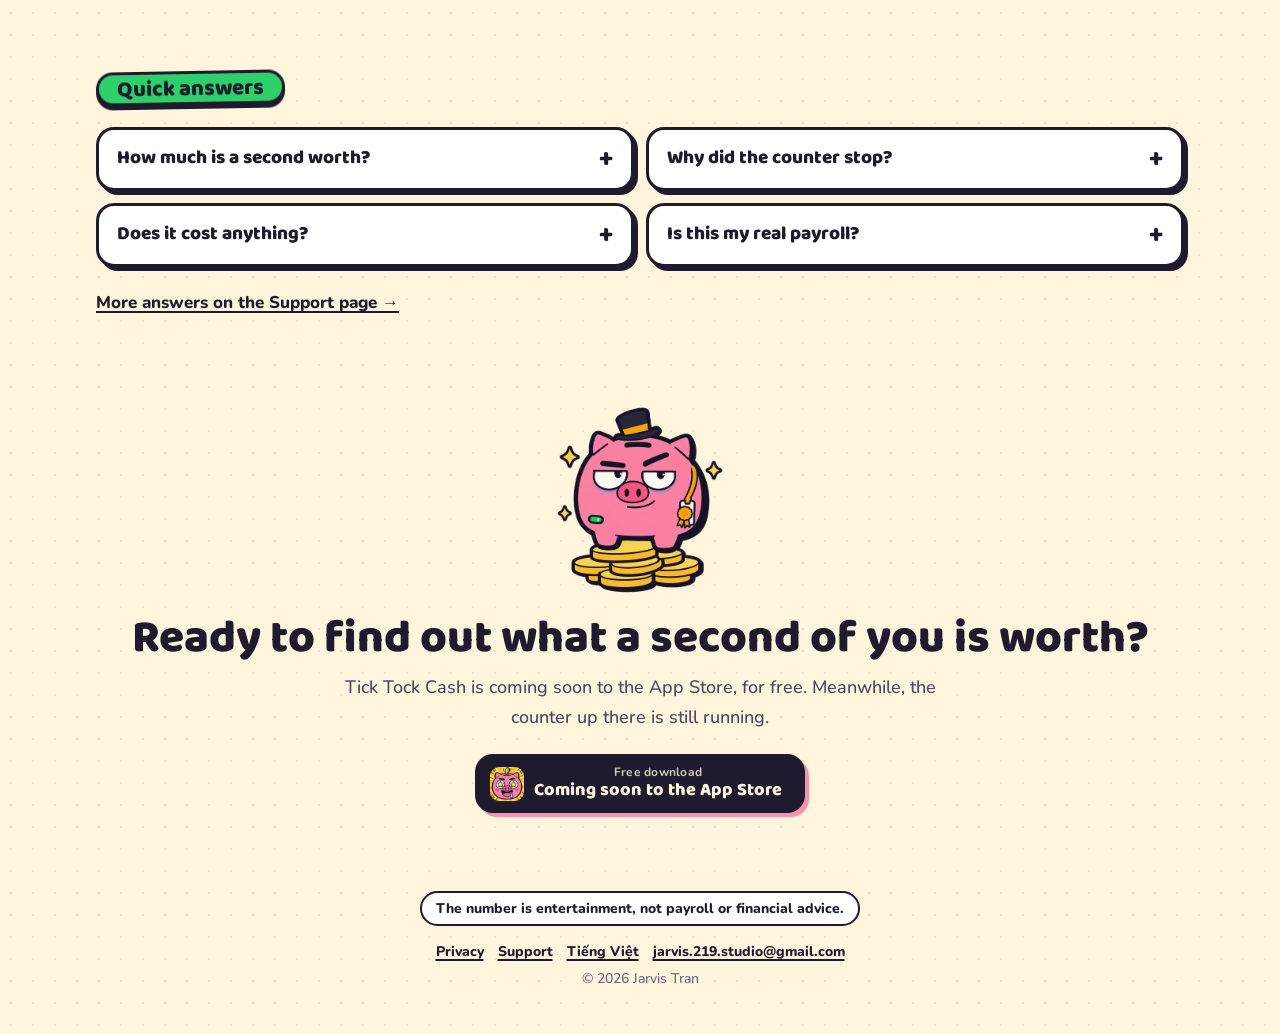
<file: en/index.html>
<!doctype html>
<html lang="en">
<head>
<meta charset="utf-8">
<meta name="viewport" content="width=device-width, initial-scale=1">
<title>Tick Tock Cash – Your salary, ticking by the second on iPhone</title>
<meta name="description" content="Type in your monthly salary and watch it tick up every second. Time toilet breaks, meetings, scrolling and waiting for the boss, and get a stamped receipt. Free, offline, no ads, no account.">
<link rel="canonical" href="https://jarvis219.github.io/tich-tac-tien-site/en/">
<link rel="alternate" hreflang="vi" href="https://jarvis219.github.io/tich-tac-tien-site/">
<link rel="alternate" hreflang="en" href="https://jarvis219.github.io/tich-tac-tien-site/en/">
<link rel="alternate" hreflang="x-default" href="https://jarvis219.github.io/tich-tac-tien-site/">
<meta name="theme-color" content="#FFF4DC">
<meta name="robots" content="index, follow, max-image-preview:large">
<meta property="og:type" content="website">
<meta property="og:site_name" content="Tick Tock Cash">
<meta property="og:locale" content="en_US">
<meta property="og:locale:alternate" content="vi_VN">
<meta property="og:title" content="Tick Tock Cash – Your salary, ticking by the second on iPhone">
<meta property="og:description" content="Type in your monthly salary and watch it tick up every second. Time toilet breaks, meetings, scrolling and waiting for the boss, and get a stamped receipt. Free, offline, no ads, no account.">
<meta property="og:url" content="https://jarvis219.github.io/tich-tac-tien-site/en/">
<meta property="og:image" content="https://jarvis219.github.io/tich-tac-tien-site/assets/og-en.png">
<meta property="og:image:width" content="1200">
<meta property="og:image:height" content="630">
<meta property="og:image:alt" content="Tick Tock Cash">
<meta name="twitter:card" content="summary_large_image">
<meta name="twitter:title" content="Tick Tock Cash – Your salary, ticking by the second on iPhone">
<meta name="twitter:description" content="Type in your monthly salary and watch it tick up every second. Time toilet breaks, meetings, scrolling and waiting for the boss, and get a stamped receipt. Free, offline, no ads, no account.">
<meta name="twitter:image" content="https://jarvis219.github.io/tich-tac-tien-site/assets/og-en.png">
<link rel="icon" type="image/png" sizes="32x32" href="../assets/favicon-32.png">
<link rel="apple-touch-icon" href="../assets/apple-touch-icon.png">
<link rel="preconnect" href="https://fonts.googleapis.com">
<link rel="preconnect" href="https://fonts.gstatic.com" crossorigin>
<link href="https://fonts.googleapis.com/css2?family=Baloo+2:wght@600;700;800&family=Nunito:wght@500;700;800&display=swap" rel="stylesheet">
<link rel="stylesheet" href="../assets/style.css?v=e5c70e85">
<script type="application/ld+json">{"@context": "https://schema.org", "@type": "MobileApplication", "name": "Tick Tock Cash", "alternateName": "Tích Tắc Tiền", "operatingSystem": "iOS 17 or later", "applicationCategory": "LifestyleApplication", "inLanguage": ["vi", "en"], "description": "Type in your monthly salary and watch it tick up every second. Time toilet breaks, meetings, scrolling and waiting for the boss, and get a stamped receipt. Free, offline, no ads, no account.", "url": "https://jarvis219.github.io/tich-tac-tien-site/en/", "image": "https://jarvis219.github.io/tich-tac-tien-site/assets/og-en.png", "screenshot": ["https://jarvis219.github.io/tich-tac-tien-site/assets/screens/home.webp", "https://jarvis219.github.io/tich-tac-tien-site/assets/screens/receipt.webp", "https://jarvis219.github.io/tich-tac-tien-site/assets/screens/weekly.webp"], "offers": {"@type": "Offer", "price": "0", "priceCurrency": "USD"}, "author": {"@type": "Person", "name": "Jarvis Tran"}, "isAccessibleForFree": true}</script>
</head>
<body class="landing">
<a class="skip" href="#main">Skip to content</a>
<header class="topbar">
  <div class="topbar-inner">
    <a class="brand" href="./"><img src="../assets/web/icon.webp" width="36" height="36" alt=""><span>Tick Tock Cash</span></a>
    <nav aria-label="Tick Tock Cash"><a href="#try">Try it</a><a href="#how">How it works</a><a href="#receipt">Receipts</a><a href="#faq">FAQ</a></nav>
    <a class="lang-switch" href="../" hreflang="vi" lang="vi">Tiếng Việt</a>
  </div>
</header>

<main id="main">
  <section class="hero">
    <div class="hero-copy">
      <div class="eyebrow"><img class="hero-icon" src="../assets/web/icon.webp" width="88" height="88" alt=""><span><span class="name">Tick Tock Cash</span>A deliberately silly pay counter for iPhone &amp; iPad</span></div>
      <h1>Every tick is a few đồng <mark>closer&nbsp;to&nbsp;payday.</mark></h1>
      <p class="lead">Type in your monthly salary and the app turns it into a live counter. Toilet breaks, meetings, scrolling: all paid, all counted.</p>
      <div class="cta-row">
        <span class="store-soon" role="img" aria-label="Coming soon to the App Store"><img src="../assets/web/icon.webp" width="34" height="34" alt=""><span><small>Free download</small>Coming soon to the App Store</span></span>
        <a class="button" href="#try">Watch it tick</a>
      </div>
      <ul class="chips"><li>Free</li><li>No ads</li><li>Works offline</li><li>No account</li><li>English &amp; Tiếng Việt</li></ul>
    </div>
    <div class="hero-art">
      <div class="phone"><img src="../assets/screens/home.webp" width="414" height="898" fetchpriority="high" alt="Tick Tock Cash home screen: 548,775 đồng today at 29.7 đồng a second (Vietnamese UI)"></div>
      <img class="hero-mascot" src="../assets/mascots/idle.webp" width="200" height="168" alt="">
      <img class="hero-coin" src="../assets/props/coin.webp" width="64" height="64" alt="">
    </div>
  </section>

  <section id="try" class="block">
    <h2 class="label green">Try it</h2>
    <p class="block-lead">Since you opened this page, someone on 20 million đồng a month has been paid:</p>
    <div class="ticker">
      <div>
        <span class="ticker-tag">Example only</span>
        <button class="ticker-num" id="ticker-num" type="button" aria-live="off" title="Tap the number to see it in bowls of pho, cups of milk tea, blind boxes or % of an iPhone.">₫0</button>
        <p class="ticker-rate">29.7 ₫ / second</p>
        <p class="ticker-note">Tap the number to see it in bowls of pho, cups of milk tea, blind boxes or % of an iPhone. This is a demo running in your browser, not your salary. The page doesn&#x27;t save or send anything.</p>
      </div>
      <img src="../assets/mascots/payday.webp" width="170" height="156" alt="" loading="lazy">
    </div>
    <script type="application/json" id="ticker-cfg">{"locale": "en-US", "units": [["₫", 1, "money"], ["bowls of pho", 50000, "unit"], ["cups of milk tea", 45000, "unit"], ["blind boxes", 550000, "unit"], ["of an iPhone", 25000000, "pct"]]}</script>
    <script>
(function () {
  var el = document.getElementById("ticker-num"), cfg = JSON.parse(document.getElementById("ticker-cfg").textContent);
  if (!el) return;
  var start = performance.now(), i = 0, RATE = 29.7;
  function fmt(n, d) { return n.toLocaleString(cfg.locale, { minimumFractionDigits: d, maximumFractionDigits: d }); }
  function draw() {
    var amount = RATE * (performance.now() - start) / 1000, u = cfg.units[i], text;
    if (u[2] === "money") text = cfg.locale === "vi-VN" ? fmt(Math.floor(amount), 0) + " đ" : "₫" + fmt(Math.floor(amount), 0);
    else if (u[2] === "pct") text = fmt(amount / u[1] * 100, 4) + "% " + u[0];
    else { var v = amount / u[1]; text = fmt(v, v >= 100 ? 0 : v >= 10 ? 1 : v >= 1 ? 2 : 3) + " " + u[0]; }
    el.textContent = text;
  }
  el.addEventListener("click", function () { i = (i + 1) % cfg.units.length; draw(); });
  draw();
  setInterval(draw, 100);
})();
</script>
  </section>

  <section id="how" class="block">
    <h2 class="label">How it works</h2>
    <p class="block-lead">Three steps. The hardest one is remembering your salary.</p>
    <ol class="steps">
      <li class="step">
        <span class="step-num" aria-hidden="true">1</span>
        <div class="phone"><img src="../assets/screens/salary.webp" width="414" height="898" loading="lazy" decoding="async" alt="Enter your salary"></div>
        <h3>Enter your salary</h3>
        <p>In VND or USD. Set your hours, your workdays (any of the seven), your lunch break, and whether Vietnamese public holidays count.</p>
      </li>
      <li class="step">
        <span class="step-num" aria-hidden="true">2</span>
        <div class="phone"><img src="../assets/screens/home.webp" width="414" height="898" loading="lazy" decoding="async" alt="Watch it go up"></div>
        <h3>Watch it go up</h3>
        <p>A counter that ticks every second: today, this week, this month. It takes lunch, evenings and weekends off too.</p>
      </li>
      <li class="step">
        <span class="step-num" aria-hidden="true">3</span>
        <div class="phone"><img src="../assets/screens/receipt.webp" width="414" height="898" loading="lazy" decoding="async" alt="Time it, get a receipt"></div>
        <h3>Time it, get a receipt</h3>
        <p>Toilet, meeting, scrolling, waiting for the boss. Tap End for a receipt, a red rubber stamp and a shower of coins.</p>
      </li>
    </ol>
    <p class="fine">Screenshots show the Vietnamese interface; the app is fully in English too.</p>
  </section>

  <section id="receipt" class="block">
    <h2 class="label pink">A receipt for every minute of “work”</h2>
    <p class="block-lead">Every timed session ends with a receipt your company never signed. Plus a 9:16 card for Stories or Threads.</p>
    <div class="showcase">
      <div class="receipt-wrap">
        <img class="coin c1" src="../assets/props/coin.webp" width="54" height="54" alt="">
        <div class="receipt" role="img" aria-label="Meeting done. The company paid you ₫106,920. KPI: SAT STILL">
          <p class="r-head">Meeting done. The company paid you</p>
          <div class="r-title">RECEIPT</div>
          <div class="r-row"><span>Meeting</span><span>1 hour</span></div><div class="r-row"><span>Rate / sec</span><span>₫29.7</span></div>
          <div class="r-row r-total"><span>TOTAL</span><span>₫106,920</span></div>
          <div class="r-foot">No refunds. No time refunds either.</div>
          <span class="stamp">KPI: SAT STILL</span>
        </div>
        <img class="coin c2" src="../assets/props/coin.webp" width="44" height="44" alt="">
      </div>
      <div>
        <ul class="kinds">
        <li><img src="../assets/mascots/toilet.webp" width="58" height="58" alt="" loading="lazy"><span>Toilet<small>stamped “RELEASED”</small></span></li>
        <li><img src="../assets/mascots/dead.webp" width="58" height="58" alt="" loading="lazy"><span>Meeting<small>stamped “KPI: SAT STILL”</small></span></li>
        <li><img src="../assets/mascots/scrolling.webp" width="58" height="58" alt="" loading="lazy"><span>Scrolling<small>stamped “SPONSORED BY THE COMPANY”</small></span></li>
        <li><img src="../assets/mascots/waiting.webp" width="58" height="58" alt="" loading="lazy"><span>Waiting for boss<small>stamped “PENDING”</small></span></li>
        </ul>
        <div class="late-note"><img src="../assets/mascots/late.webp" width="80" height="54" alt="" loading="lazy"><p><b>Running late?</b> Type the minutes and the app prices what you didn't get paid. 45 minutes late = 80,213 đồng gone. Nearly a milk tea. Ouch.</p></div>
      </div>
    </div>
    <div class="shot-pair">
        <figure>
          <div class="phone"><img src="../assets/screens/late.webp" width="414" height="898" loading="lazy" decoding="async" alt="Being late has a price tag"></div>
          <figcaption>Being late has a price tag</figcaption>
        </figure>
        <figure>
          <div class="phone"><img src="../assets/screens/weekly.webp" width="414" height="898" loading="lazy" decoding="async" alt="Weekly report: who paid for what"></div>
          <figcaption>Weekly report: who paid for what</figcaption>
        </figure>
    </div>
  </section>

  <section class="block">
    <h2 class="label lilac">Money is just pho with extra steps</h2>
    <p class="block-lead">Tap the counter to change units. One hour-long meeting at 29.7 đồng a second is 106,920 đồng, which is:</p>
    <ul class="units">
      <li><img src="../assets/props/pho.webp" width="96" height="96" alt="" loading="lazy"><b>2.1</b><span>bowls of pho</span><small>₫50,000 a bowl</small></li>
      <li><img src="../assets/props/milktea.webp" width="96" height="96" alt="" loading="lazy"><b>2.4</b><span>cups of milk tea</span><small>₫45,000 a cup</small></li>
      <li><img src="../assets/props/blindbox.webp" width="96" height="96" alt="" loading="lazy"><b>0.19</b><span>blind boxes</span><small>₫550,000 a box</small></li>
      <li><img src="../assets/props/iphone.webp" width="96" height="96" alt="" loading="lazy"><b>0.43%</b><span>of an iPhone</span><small>₫25,000,000 each</small></li>
    </ul>
    <p class="fine">Prices in the app are rounded for the joke, not market prices. USD salaries use dollar prices.</p>
  </section>

  <section class="block">
    <h2 class="label sky">It keeps ticking outside the app</h2>
    <p class="block-lead">Home-screen and lock-screen widgets show today&#x27;s pay. While a session runs, a Live Activity and the Dynamic Island keep count for you.</p>
    <div class="widgets">
      <div class="mock-stage" role="img" aria-label="Illustration: Dynamic Island, widget">
        <span class="label amber mock-caption">Illustration</span>
        <div class="island"><img src="../assets/mascots/toilet.webp" width="34" height="34" alt=""><span>Toilet</span><span class="t">03:12</span><span class="m">₫5,702</span></div>
        <div class="widget-row">
          <div class="w-small"><span class="k">Today</span><span class="v">₫548,775</span><img src="../assets/mascots/happy.webp" width="54" height="47" alt=""></div>
          <div class="w-lock">Today&#x27;s pay<b>₫548,775</b></div>
        </div>
      </div>
      <ul class="feature-list">
        <li><img src="../assets/stickers/kaching.webp" width="48" height="48" alt="" loading="lazy"><div><b>Small, medium and lock-screen widgets</b><span>Tap to open the app. iOS refreshes widgets every few minutes.</span></div></li>
        <li><img src="../assets/stickers/pending.webp" width="48" height="48" alt="" loading="lazy"><div><b>Live Activity &amp; Dynamic Island</b><span>The session timer right on your lock screen.</span></div></li>
        <li><img src="../assets/stickers/certified.webp" width="48" height="48" alt="" loading="lazy"><div><b>Weekly report &amp; history</b><span>How much you got paid to go to the toilet this week. With numbers.</span></div></li>
        <li><img src="../assets/mascots/holiday.webp" width="48" height="48" alt="" loading="lazy"><div><b>Vietnamese public holidays</b><span>Lunar Tết, Hùng Kings&#x27; day, 30/4, 1/5, 2/9 and 1/1. The counter takes them off.</span></div></li>
        <li><img src="../assets/stickers/offclock.webp" width="48" height="48" alt="" loading="lazy"><div><b>Knows when you&#x27;re off</b><span>Lunch, evenings, weekends: the clock runs, the money doesn&#x27;t.</span></div></li>
      </ul>
    </div>
    <div class="shot-pair">
        <figure>
          <div class="phone"><img src="../assets/screens/after-hours.webp" width="414" height="898" loading="lazy" decoding="async" alt="After hours: “unpaid overtime”"></div>
          <figcaption>After hours: “unpaid overtime”</figcaption>
        </figure>
        <figure>
          <div class="phone"><img src="../assets/screens/usd.webp" width="414" height="898" loading="lazy" decoding="async" alt="Paid in dollars? Also counted"></div>
          <figcaption>Paid in dollars? Also counted</figcaption>
        </figure>
    </div>
  </section>

  <section class="block">
    <h2 class="label amber">Three voices, one truth</h2>
    <p class="block-lead">Pick how the app talks to you. In English or Tiếng Việt.</p>
    <ul class="voices">
      <li><h3>Optimistic</h3><p class="desc">Every đồng is a win. Glass half full of milk tea.</p><blockquote>Breathe in: money. Breathe out: also money.</blockquote></li>
      <li><h3>Sarcastic</h3><p class="desc">Dry, a little salty, says what everyone&#x27;s thinking.</p><blockquote>Your boss thinks you&#x27;re focused. Let&#x27;s keep it that way.</blockquote></li>
      <li><h3>Realistic</h3><p class="desc">Just the numbers. No feelings, no filter.</p><blockquote>The company buys your time. This is the receipt.</blockquote></li>
    </ul>
  </section>

  <section class="block">
    <h2 class="label pink">On iPad too</h2>
    <p class="block-lead">Bigger screen, bigger number, same truth. Landscape or portrait.</p>
    <div class="ipads">
      <figure class="tablet land"><img src="../assets/screens/ipad-landscape.webp" width="900" height="675" loading="lazy" decoding="async" alt="Tick Tock Cash on iPad in landscape (Vietnamese UI)"></figure>
      <figure class="tablet port"><img src="../assets/screens/ipad-portrait.webp" width="675" height="900" loading="lazy" decoding="async" alt="Tick Tock Cash on iPad in portrait (Vietnamese UI)"></figure>
    </div>
  </section>

  <section class="block">
    <div class="promise">
      <img src="../assets/mascots/sleeping.webp" width="170" height="115" alt="" loading="lazy">
      <div>
        <h2>Your salary never leaves your phone</h2>
        <ul><li>No account, no server, no internet connection.</li><li>No ads, no tracking, no third-party SDKs.</li><li>Delete the app or tap “Reset everything” in Settings and it&#x27;s all gone.</li></ul>
        <a class="button secondary" href="../privacy/#en">Read the privacy policy</a>
      </div>
    </div>
  </section>

  <section id="faq" class="block">
    <h2 class="label green">Quick answers</h2>
    <div class="faq">
      <details><summary>How much is a second worth?</summary><p>Your monthly salary divided by the seconds you&#x27;re actually paid for that month. Fewer workdays means each second is worth more. With holidays on, holidays don&#x27;t count.</p></details>
      <details><summary>Why did the counter stop?</summary><p>Lunch, after hours, the weekend or a public holiday. Off the clock, the timer runs but the money doesn&#x27;t.</p></details>
      <details><summary>Does it cost anything?</summary><p>It&#x27;s free. No ads, no in-app purchases, no account.</p></details>
      <details><summary>Is this my real payroll?</summary><p>No. The number is entertainment, not payroll or financial advice.</p></details>
    </div>
    <p class="more-link"><a href="../support/#en">More answers on the Support page →</a></p>
  </section>

  <section class="block final">
    <img src="../assets/mascots/capitalist.webp" width="152" height="170" alt="" loading="lazy">
    <h2>Ready to find out what a second of you is worth?</h2>
    <p>Tick Tock Cash is coming soon to the App Store, for free. Meanwhile, the counter up there is still running.</p>
    <div class="cta-row"><span class="store-soon" role="img" aria-label="Coming soon to the App Store"><img src="../assets/web/icon.webp" width="34" height="34" alt=""><span><small>Free download</small>Coming soon to the App Store</span></span></div>
  </section>
</main>

<footer>
  <span class="disclaimer">The number is entertainment, not payroll or financial advice.</span>
  <nav aria-label="Footer">
    <a href="../privacy/#en">Privacy</a>
    <a href="../support/#en">Support</a>
    <a href="../" hreflang="vi" lang="vi">Tiếng Việt</a>
    <a href="mailto:jarvis.219.studio@gmail.com?subject=Tick%20Tock%20Cash">jarvis.219.studio@gmail.com</a>
  </nav>
  © 2026 Jarvis Tran
</footer>
</body>
</html>
</file>
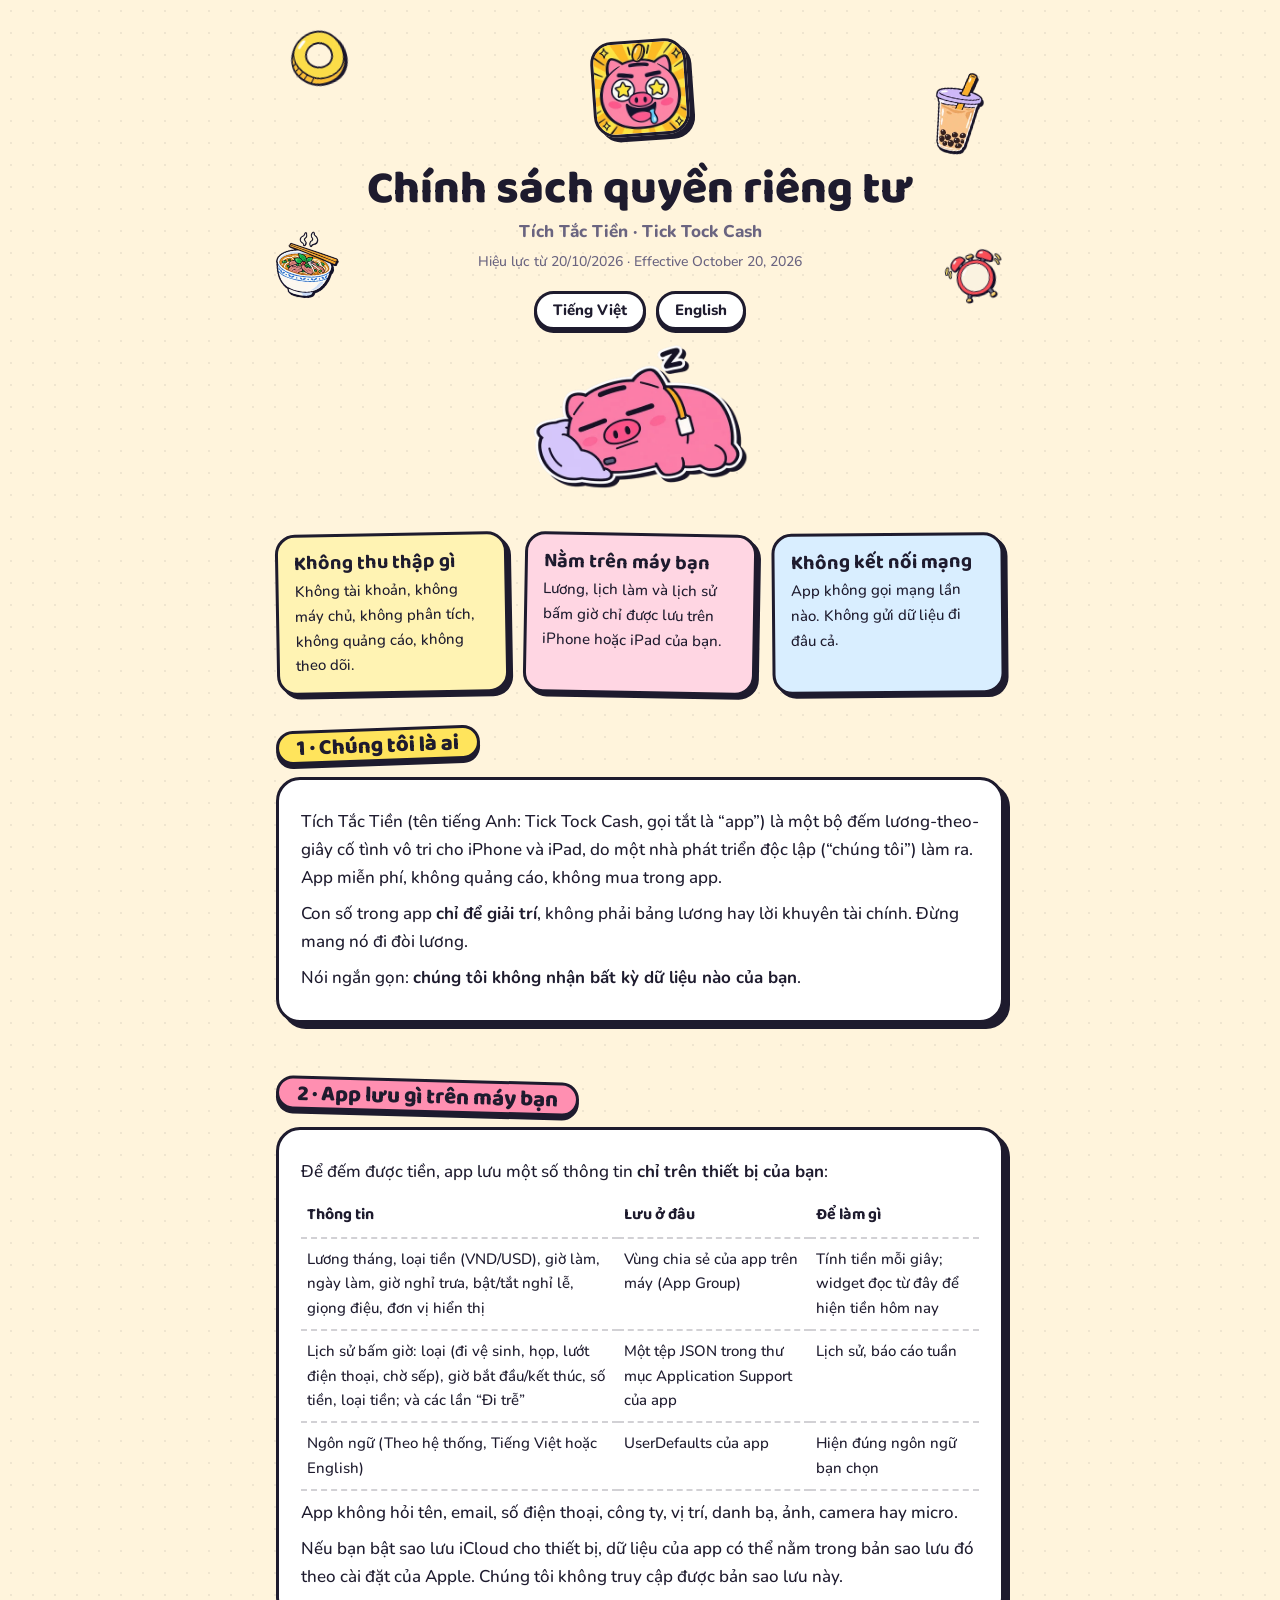
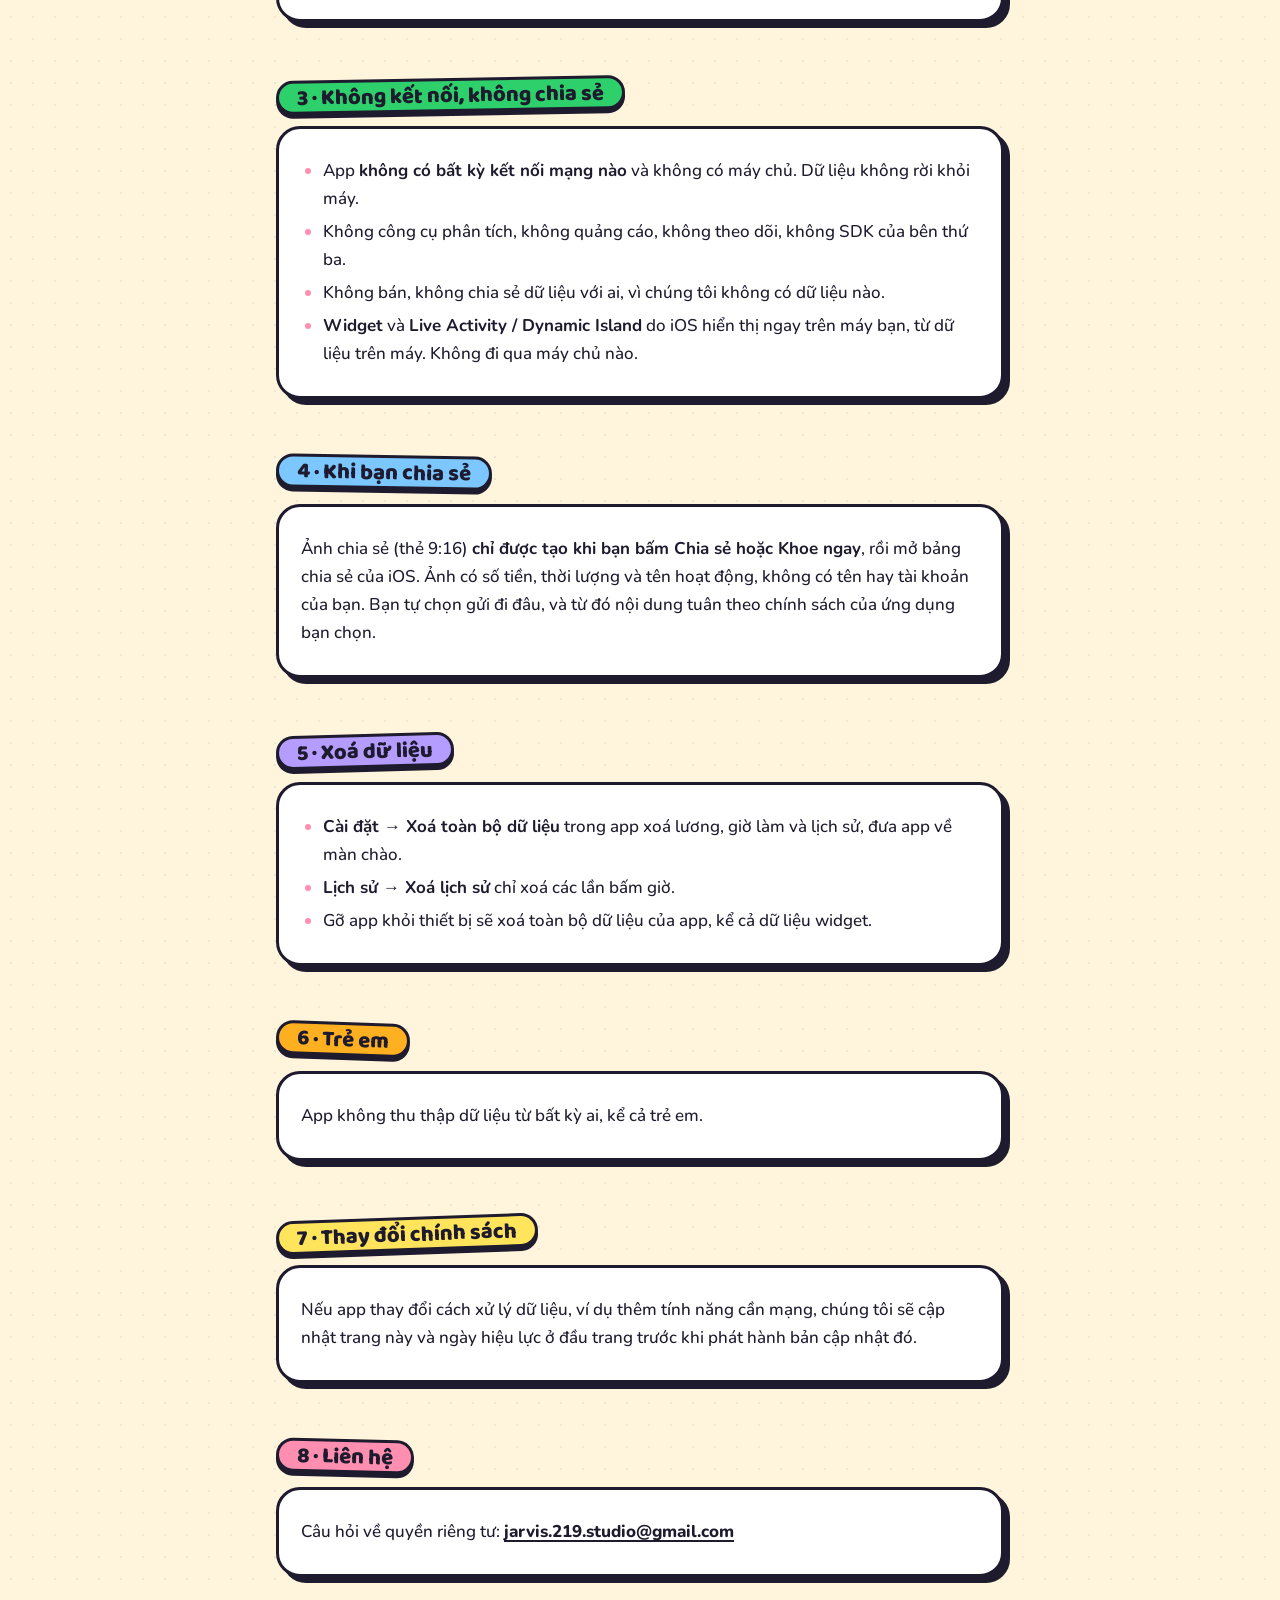
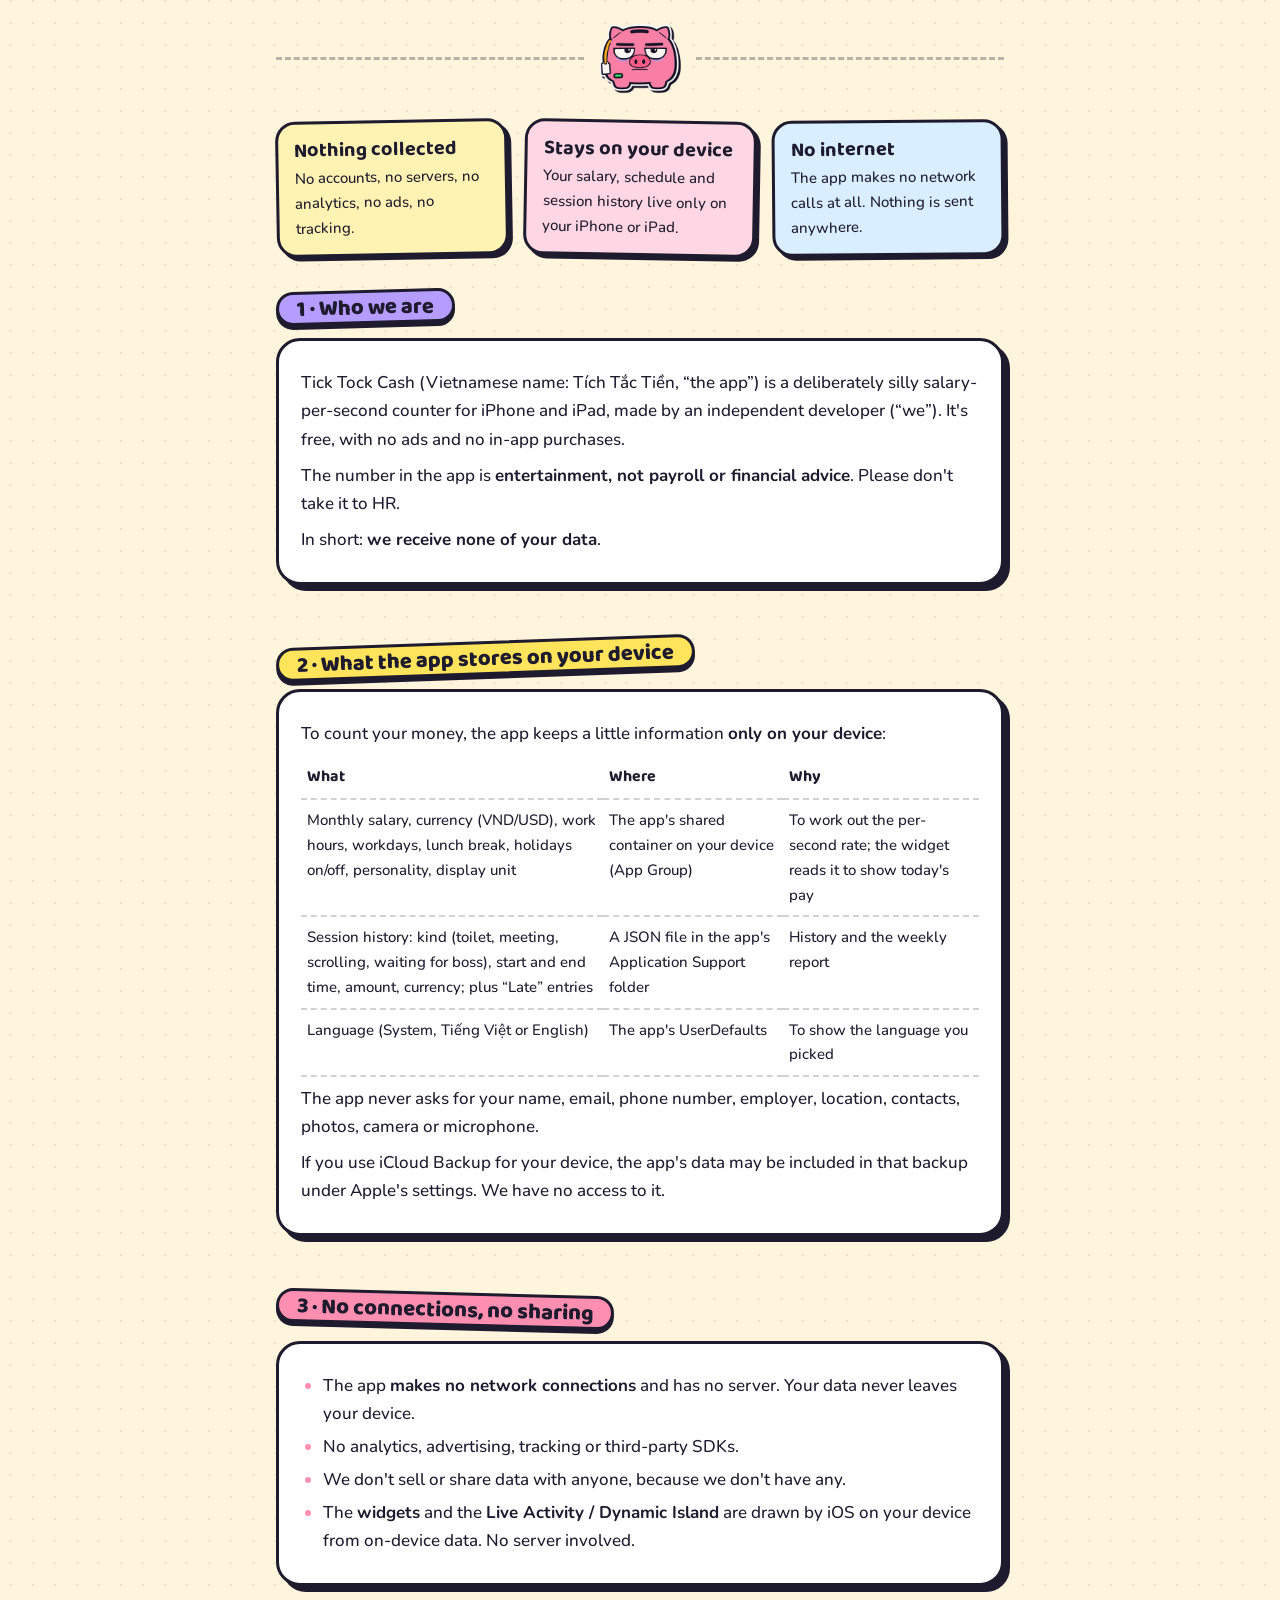
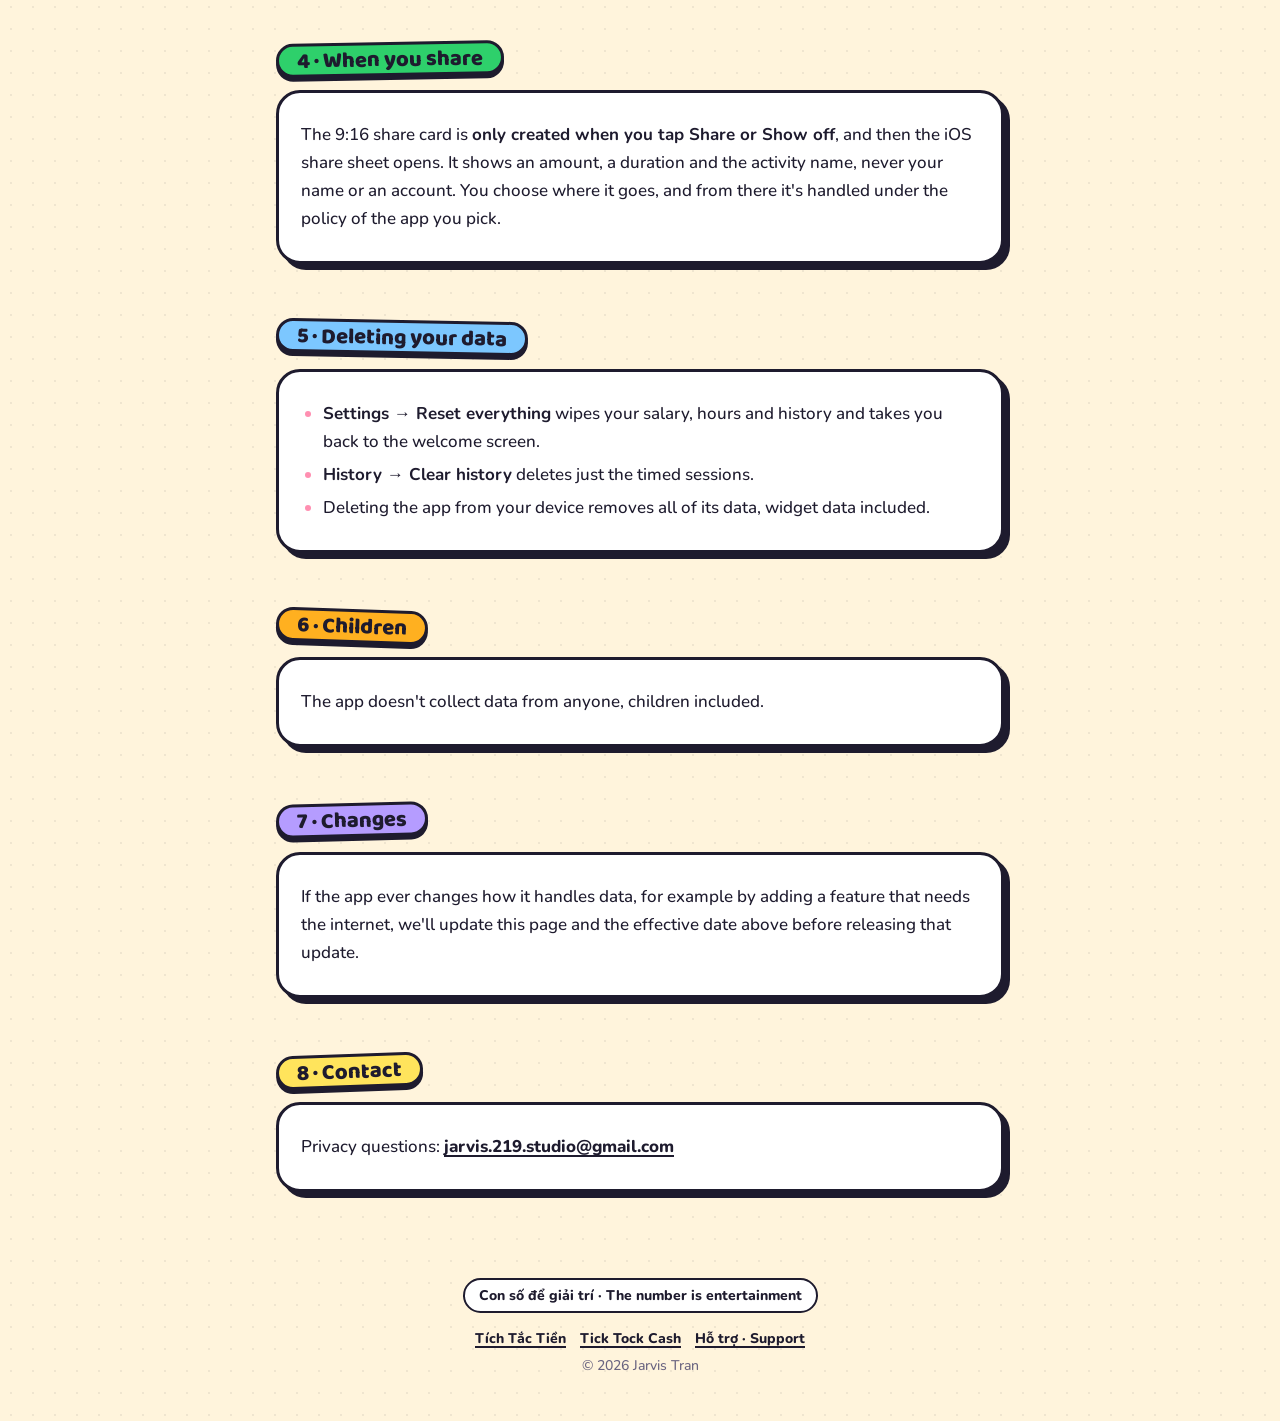
<file: privacy/index.html>
<!doctype html>
<html lang="vi">
<head>
<meta charset="utf-8">
<meta name="viewport" content="width=device-width, initial-scale=1">
<title>Chính sách quyền riêng tư — Tích Tắc Tiền · Tick Tock Cash</title>
<meta name="description" content="Tích Tắc Tiền (Tick Tock Cash) không thu thập dữ liệu. Lương, lịch làm và lịch sử chỉ nằm trên máy bạn; app không kết nối mạng.">
<link rel="canonical" href="https://jarvis219.github.io/tich-tac-tien-site/privacy/">
<meta name="theme-color" content="#FFF4DC">
<meta property="og:type" content="article">
<meta property="og:site_name" content="Tích Tắc Tiền">
<meta property="og:title" content="Chính sách quyền riêng tư · Privacy Policy — Tích Tắc Tiền">
<meta property="og:description" content="Không tài khoản, không máy chủ, không theo dõi. Lương của bạn không rời khỏi máy. · No account, no server, no tracking. Your salary never leaves your device.">
<meta property="og:url" content="https://jarvis219.github.io/tich-tac-tien-site/privacy/">
<meta property="og:image" content="https://jarvis219.github.io/tich-tac-tien-site/assets/og-vi.png">
<meta property="og:image:width" content="1200">
<meta property="og:image:height" content="630">
<meta name="twitter:card" content="summary_large_image">
<meta name="twitter:image" content="https://jarvis219.github.io/tich-tac-tien-site/assets/og-vi.png">
<link rel="icon" type="image/png" sizes="32x32" href="../assets/favicon-32.png">
<link rel="apple-touch-icon" href="../assets/apple-touch-icon.png">
<link rel="preconnect" href="https://fonts.googleapis.com">
<link rel="preconnect" href="https://fonts.gstatic.com" crossorigin>
<link href="https://fonts.googleapis.com/css2?family=Baloo+2:wght@600;700;800&family=Nunito:wght@500;700;800&display=swap" rel="stylesheet">
<link rel="stylesheet" href="../assets/style.css?v=e5c70e85">
</head>
<body>
<header class="doc-hero">
  <img class="doodle d1" src="../assets/props/coin.webp" alt="">
  <img class="doodle d2" src="../assets/props/milktea.webp" alt="">
  <img class="doodle d3" src="../assets/props/pho.webp" alt="">
  <img class="doodle d4" src="../assets/props/alarm.webp" alt="">
  <a href="../"><img class="icon" src="../assets/web/icon.webp" width="96" height="96" alt="Tích Tắc Tiền"></a>
  <h1>Chính sách quyền riêng tư</h1>
  <p class="sub">Tích Tắc Tiền · Tick Tock Cash</p>
  <div class="date">Hiệu lực từ 20/10/2026 · Effective October 20, 2026</div>
  <div class="lang"><a href="#vi" hreflang="vi">Tiếng Việt</a><a href="#en" hreflang="en" lang="en">English</a></div>
  <img class="mascot" src="../assets/mascots/sleeping.webp" width="220" height="149" alt="">
</header>

<main class="wrap">
  <section id="vi" lang="vi">
    <div class="summary">
      <div><b>Không thu thập gì</b>Không tài khoản, không máy chủ, không phân tích, không quảng cáo, không theo dõi.</div>
      <div><b>Nằm trên máy bạn</b>Lương, lịch làm và lịch sử bấm giờ chỉ được lưu trên iPhone hoặc iPad của bạn.</div>
      <div><b>Không kết nối mạng</b>App không gọi mạng lần nào. Không gửi dữ liệu đi đâu cả.</div>
    </div>

    <h2 class="label">1 · Chúng tôi là ai</h2>
    <div class="card">
      <p>Tích Tắc Tiền (tên tiếng Anh: Tick Tock Cash, gọi tắt là “app”) là một bộ đếm lương-theo-giây cố tình vô tri cho iPhone và iPad, do một nhà phát triển độc lập (“chúng tôi”) làm ra. App miễn phí, không quảng cáo, không mua trong app.</p>
      <p>Con số trong app <strong>chỉ để giải trí</strong>, không phải bảng lương hay lời khuyên tài chính. Đừng mang nó đi đòi lương.</p>
      <p>Nói ngắn gọn: <strong>chúng tôi không nhận bất kỳ dữ liệu nào của bạn</strong>.</p>
    </div>

    <h2 class="label pink">2 · App lưu gì trên máy bạn</h2>
    <div class="card">
      <p>Để đếm được tiền, app lưu một số thông tin <strong>chỉ trên thiết bị của bạn</strong>:</p>
      <table class="data">
        <thead><tr><th>Thông tin</th><th>Lưu ở đâu</th><th>Để làm gì</th></tr></thead>
        <tbody>
          <tr><td>Lương tháng, loại tiền (VND/USD), giờ làm, ngày làm, giờ nghỉ trưa, bật/tắt nghỉ lễ, giọng điệu, đơn vị hiển thị</td><td>Vùng chia sẻ của app trên máy (App Group)</td><td>Tính tiền mỗi giây; widget đọc từ đây để hiện tiền hôm nay</td></tr>
          <tr><td>Lịch sử bấm giờ: loại (đi vệ sinh, họp, lướt điện thoại, chờ sếp), giờ bắt đầu/kết thúc, số tiền, loại tiền; và các lần “Đi trễ”</td><td>Một tệp JSON trong thư mục Application Support của app</td><td>Lịch sử, báo cáo tuần</td></tr>
          <tr><td>Ngôn ngữ (Theo hệ thống, Tiếng Việt hoặc English)</td><td>UserDefaults của app</td><td>Hiện đúng ngôn ngữ bạn chọn</td></tr>
        </tbody>
      </table>
      <p>App không hỏi tên, email, số điện thoại, công ty, vị trí, danh bạ, ảnh, camera hay micro.</p>
      <p>Nếu bạn bật sao lưu iCloud cho thiết bị, dữ liệu của app có thể nằm trong bản sao lưu đó theo cài đặt của Apple. Chúng tôi không truy cập được bản sao lưu này.</p>
    </div>

    <h2 class="label green">3 · Không kết nối, không chia sẻ</h2>
    <div class="card">
      <ul>
        <li>App <strong>không có bất kỳ kết nối mạng nào</strong> và không có máy chủ. Dữ liệu không rời khỏi máy.</li>
        <li>Không công cụ phân tích, không quảng cáo, không theo dõi, không SDK của bên thứ ba.</li>
        <li>Không bán, không chia sẻ dữ liệu với ai, vì chúng tôi không có dữ liệu nào.</li>
        <li><strong>Widget</strong> và <strong>Live Activity / Dynamic Island</strong> do iOS hiển thị ngay trên máy bạn, từ dữ liệu trên máy. Không đi qua máy chủ nào.</li>
      </ul>
    </div>

    <h2 class="label sky">4 · Khi bạn chia sẻ</h2>
    <div class="card">
      <p>Ảnh chia sẻ (thẻ 9:16) <strong>chỉ được tạo khi bạn bấm Chia sẻ hoặc Khoe ngay</strong>, rồi mở bảng chia sẻ của iOS. Ảnh có số tiền, thời lượng và tên hoạt động, không có tên hay tài khoản của bạn. Bạn tự chọn gửi đi đâu, và từ đó nội dung tuân theo chính sách của ứng dụng bạn chọn.</p>
    </div>

    <h2 class="label lilac">5 · Xoá dữ liệu</h2>
    <div class="card">
      <ul>
        <li><strong>Cài đặt → Xoá toàn bộ dữ liệu</strong> trong app xoá lương, giờ làm và lịch sử, đưa app về màn chào.</li>
        <li><strong>Lịch sử → Xoá lịch sử</strong> chỉ xoá các lần bấm giờ.</li>
        <li>Gỡ app khỏi thiết bị sẽ xoá toàn bộ dữ liệu của app, kể cả dữ liệu widget.</li>
      </ul>
    </div>

    <h2 class="label amber">6 · Trẻ em</h2>
    <div class="card">
      <p>App không thu thập dữ liệu từ bất kỳ ai, kể cả trẻ em.</p>
    </div>

    <h2 class="label">7 · Thay đổi chính sách</h2>
    <div class="card">
      <p>Nếu app thay đổi cách xử lý dữ liệu, ví dụ thêm tính năng cần mạng, chúng tôi sẽ cập nhật trang này và ngày hiệu lực ở đầu trang trước khi phát hành bản cập nhật đó.</p>
    </div>

    <h2 class="label pink">8 · Liên hệ</h2>
    <div class="card">
      <p>Câu hỏi về quyền riêng tư: <a href="mailto:jarvis.219.studio@gmail.com?subject=T%C3%ADch%20T%E1%BA%AFc%20Ti%E1%BB%81n">jarvis.219.studio@gmail.com</a></p>
    </div>
  </section>

  <div class="divider"><img src="../assets/mascots/idle.webp" width="84" height="71" alt=""></div>

  <section id="en" lang="en">
    <div class="summary">
      <div><b>Nothing collected</b>No accounts, no servers, no analytics, no ads, no tracking.</div>
      <div><b>Stays on your device</b>Your salary, schedule and session history live only on your iPhone or iPad.</div>
      <div><b>No internet</b>The app makes no network calls at all. Nothing is sent anywhere.</div>
    </div>

    <h2 class="label lilac">1 · Who we are</h2>
    <div class="card">
      <p>Tick Tock Cash (Vietnamese name: Tích Tắc Tiền, “the app”) is a deliberately silly salary-per-second counter for iPhone and iPad, made by an independent developer (“we”). It's free, with no ads and no in-app purchases.</p>
      <p>The number in the app is <strong>entertainment, not payroll or financial advice</strong>. Please don't take it to HR.</p>
      <p>In short: <strong>we receive none of your data</strong>.</p>
    </div>

    <h2 class="label">2 · What the app stores on your device</h2>
    <div class="card">
      <p>To count your money, the app keeps a little information <strong>only on your device</strong>:</p>
      <table class="data">
        <thead><tr><th>What</th><th>Where</th><th>Why</th></tr></thead>
        <tbody>
          <tr><td>Monthly salary, currency (VND/USD), work hours, workdays, lunch break, holidays on/off, personality, display unit</td><td>The app's shared container on your device (App Group)</td><td>To work out the per-second rate; the widget reads it to show today's pay</td></tr>
          <tr><td>Session history: kind (toilet, meeting, scrolling, waiting for boss), start and end time, amount, currency; plus “Late” entries</td><td>A JSON file in the app's Application Support folder</td><td>History and the weekly report</td></tr>
          <tr><td>Language (System, Tiếng Việt or English)</td><td>The app's UserDefaults</td><td>To show the language you picked</td></tr>
        </tbody>
      </table>
      <p>The app never asks for your name, email, phone number, employer, location, contacts, photos, camera or microphone.</p>
      <p>If you use iCloud Backup for your device, the app's data may be included in that backup under Apple's settings. We have no access to it.</p>
    </div>

    <h2 class="label pink">3 · No connections, no sharing</h2>
    <div class="card">
      <ul>
        <li>The app <strong>makes no network connections</strong> and has no server. Your data never leaves your device.</li>
        <li>No analytics, advertising, tracking or third-party SDKs.</li>
        <li>We don't sell or share data with anyone, because we don't have any.</li>
        <li>The <strong>widgets</strong> and the <strong>Live Activity / Dynamic Island</strong> are drawn by iOS on your device from on-device data. No server involved.</li>
      </ul>
    </div>

    <h2 class="label green">4 · When you share</h2>
    <div class="card">
      <p>The 9:16 share card is <strong>only created when you tap Share or Show off</strong>, and then the iOS share sheet opens. It shows an amount, a duration and the activity name, never your name or an account. You choose where it goes, and from there it's handled under the policy of the app you pick.</p>
    </div>

    <h2 class="label sky">5 · Deleting your data</h2>
    <div class="card">
      <ul>
        <li><strong>Settings → Reset everything</strong> wipes your salary, hours and history and takes you back to the welcome screen.</li>
        <li><strong>History → Clear history</strong> deletes just the timed sessions.</li>
        <li>Deleting the app from your device removes all of its data, widget data included.</li>
      </ul>
    </div>

    <h2 class="label amber">6 · Children</h2>
    <div class="card">
      <p>The app doesn't collect data from anyone, children included.</p>
    </div>

    <h2 class="label lilac">7 · Changes</h2>
    <div class="card">
      <p>If the app ever changes how it handles data, for example by adding a feature that needs the internet, we'll update this page and the effective date above before releasing that update.</p>
    </div>

    <h2 class="label">8 · Contact</h2>
    <div class="card">
      <p>Privacy questions: <a href="mailto:jarvis.219.studio@gmail.com?subject=Tick%20Tock%20Cash">jarvis.219.studio@gmail.com</a></p>
    </div>
  </section>
</main>

<footer>
  <span class="disclaimer">Con số để giải trí · The number is entertainment</span>
  <nav aria-label="Footer"><a href="../">Tích Tắc Tiền</a><a href="../en/" lang="en">Tick Tock Cash</a><a href="../support/">Hỗ trợ · Support</a></nav>
  © 2026 Jarvis Tran
</footer>
</body>
</html>
</file>
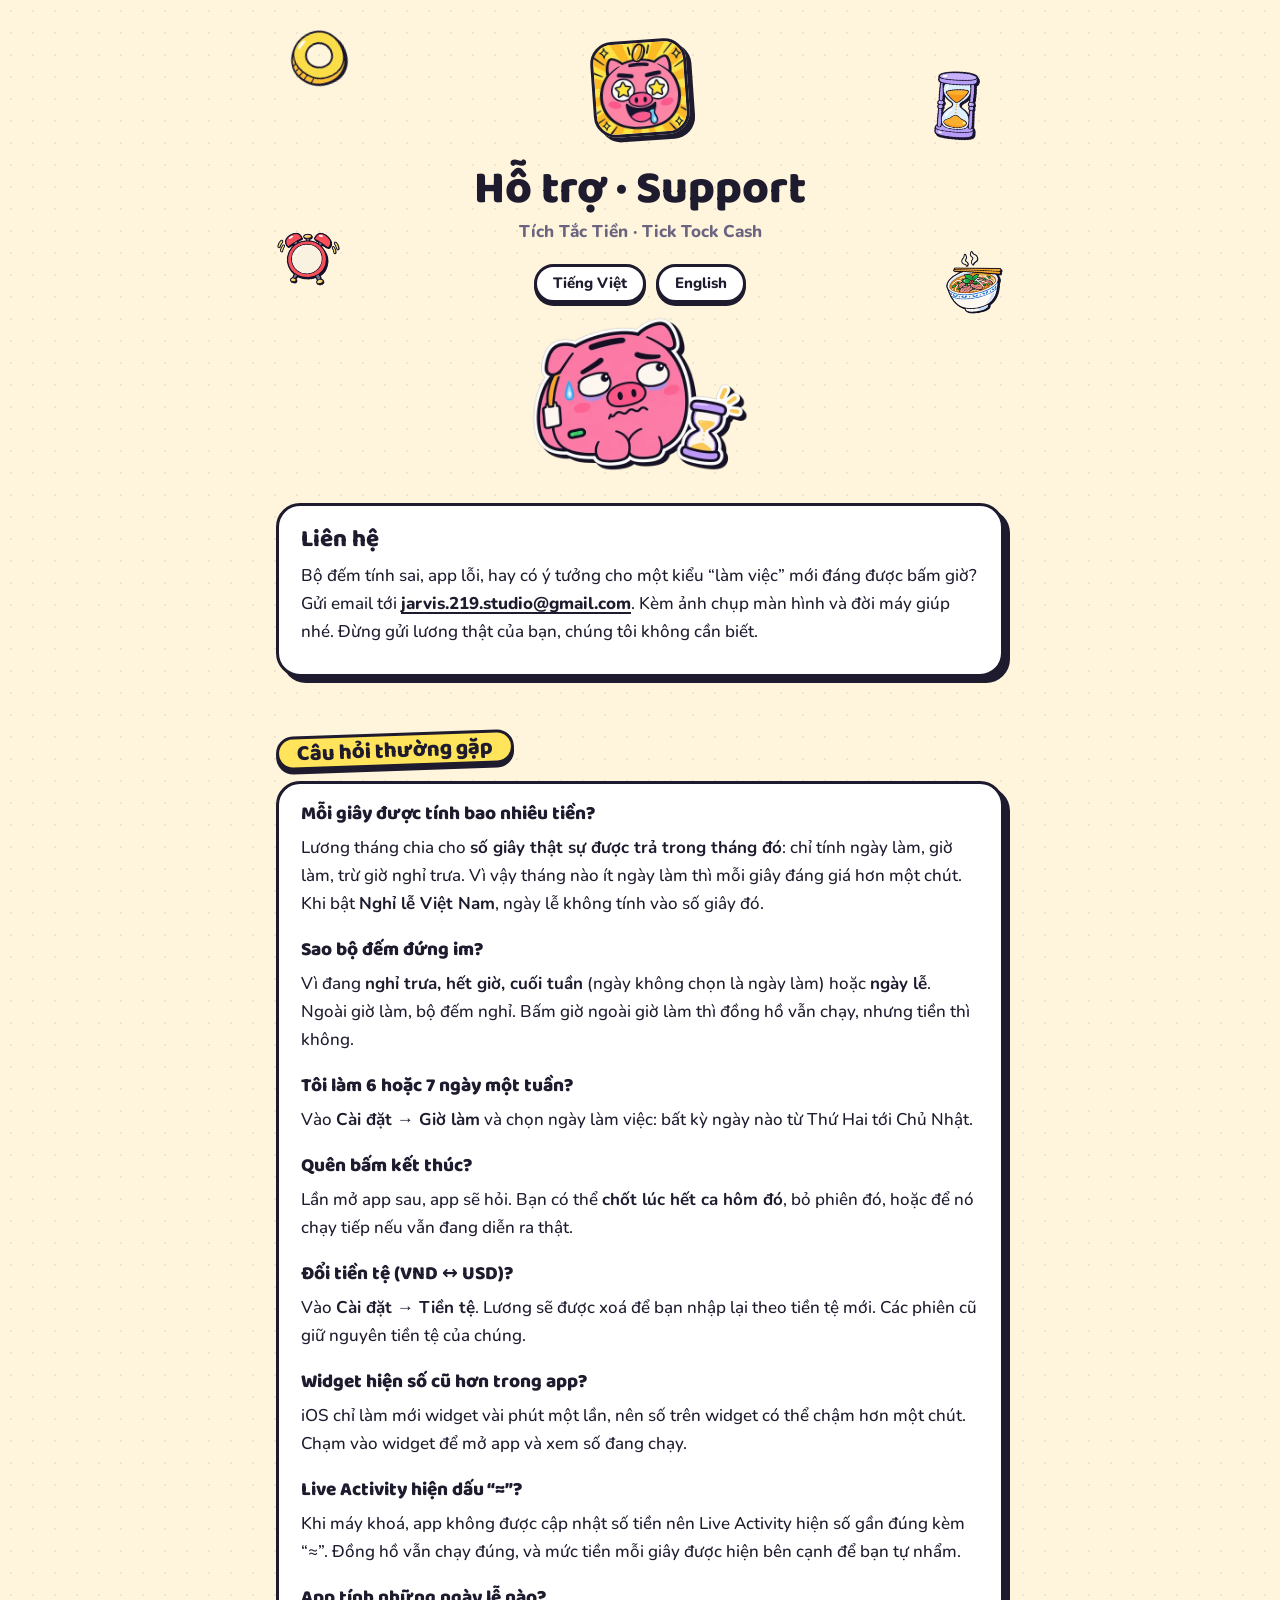
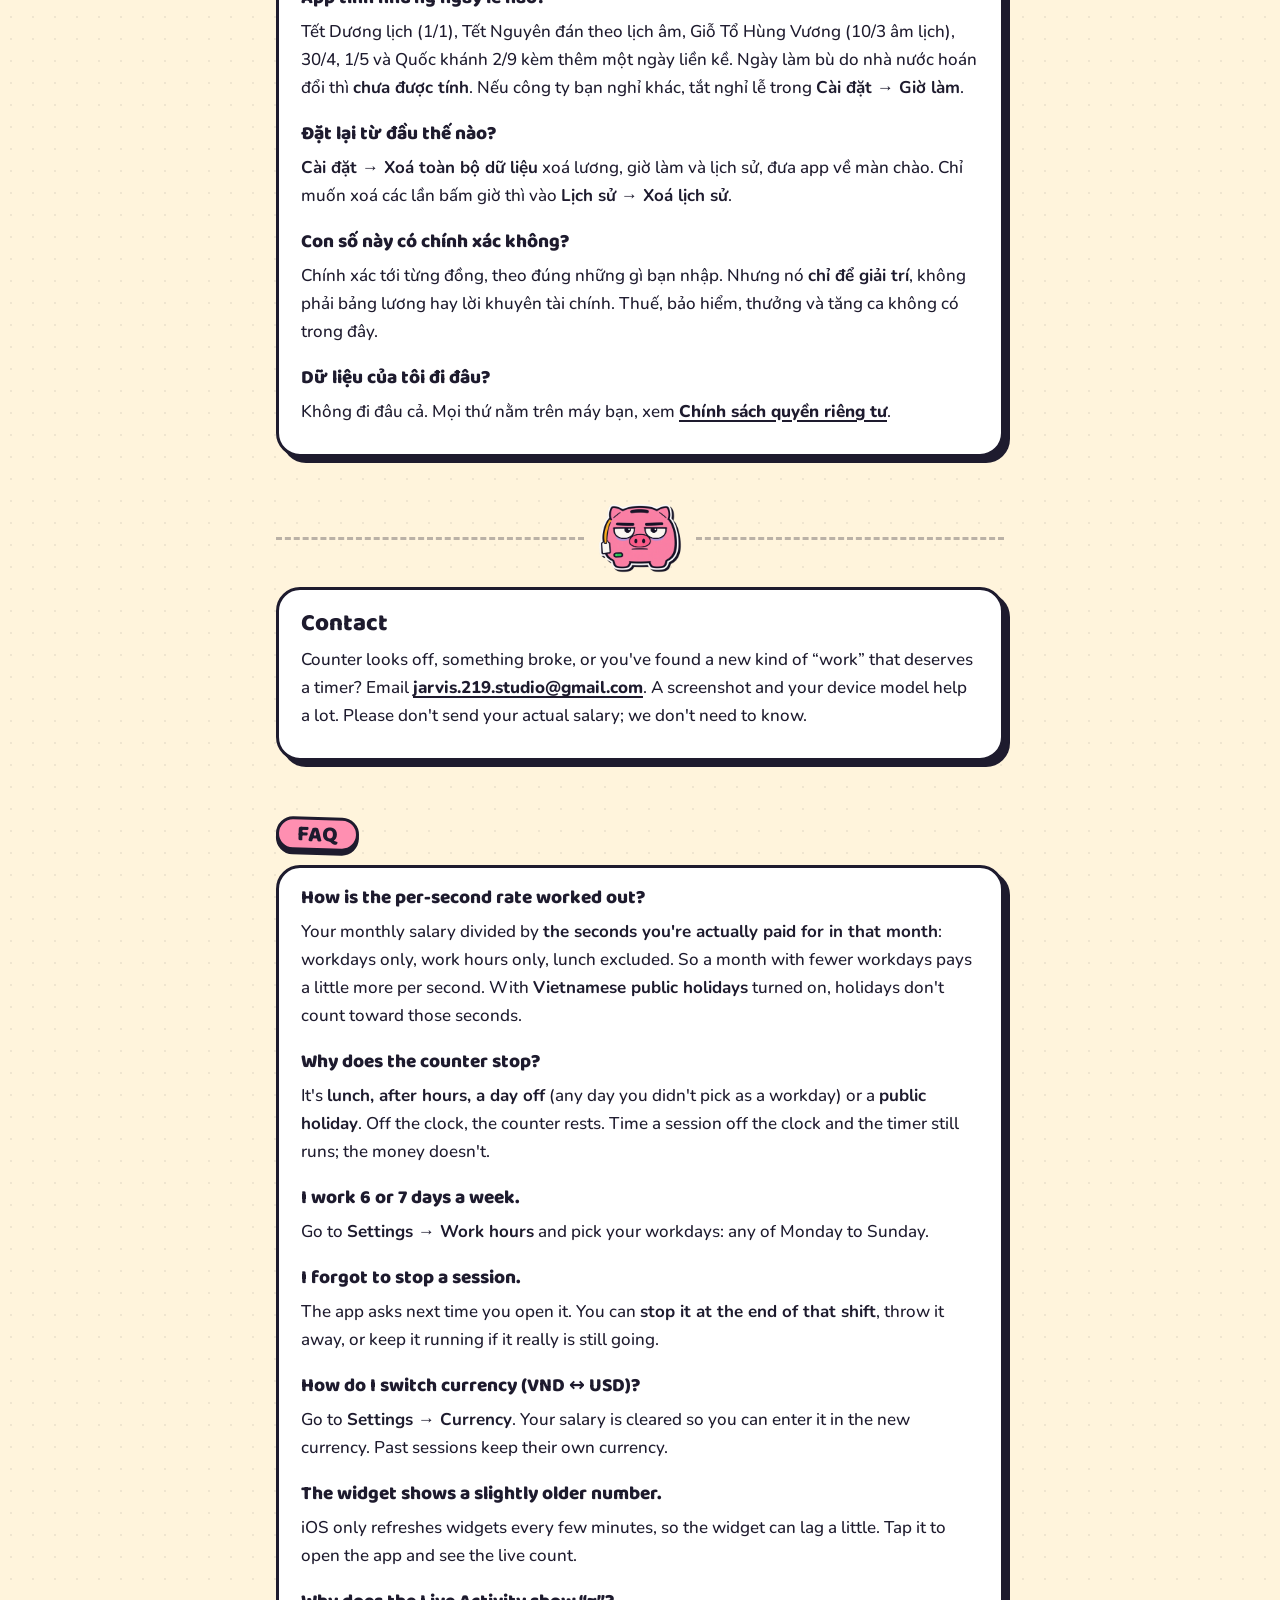
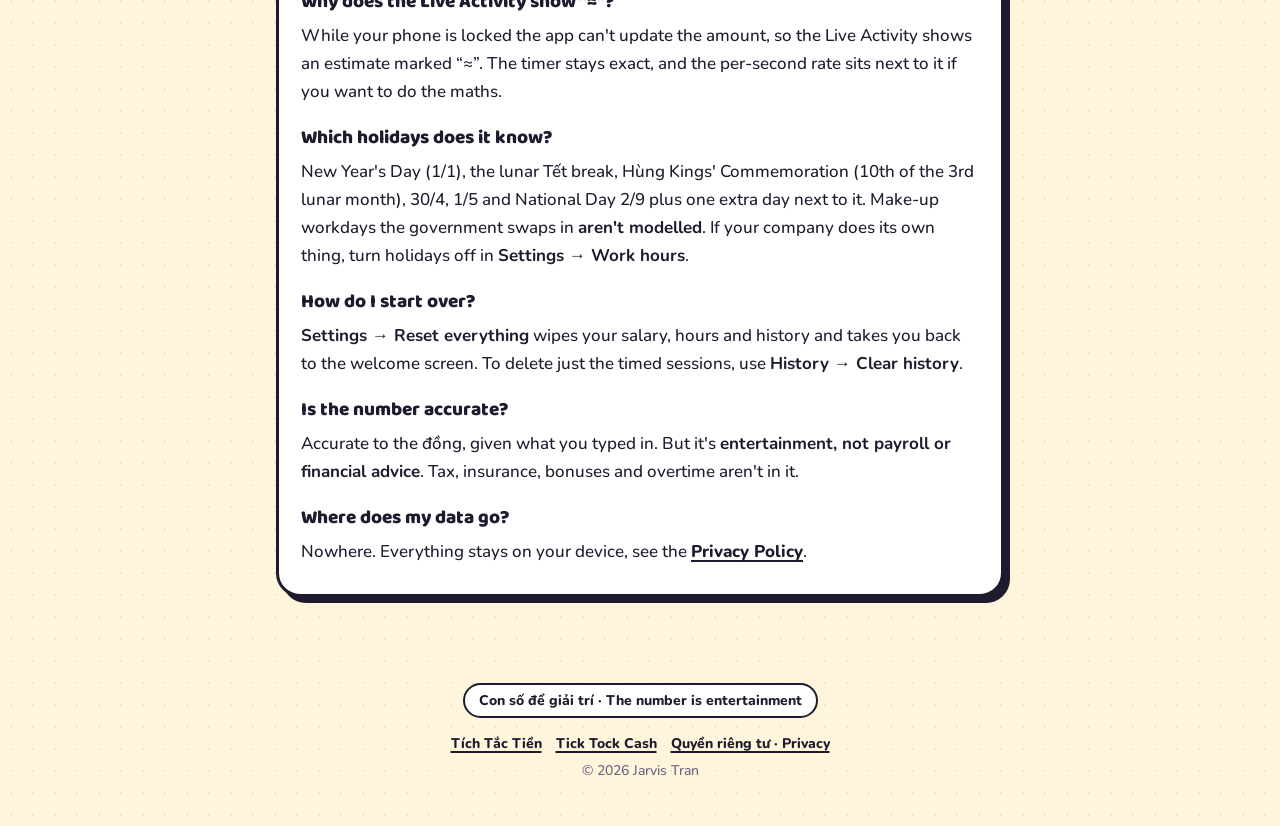
<file: support/index.html>
<!doctype html>
<html lang="vi">
<head>
<meta charset="utf-8">
<meta name="viewport" content="width=device-width, initial-scale=1">
<title>Hỗ trợ · Support — Tích Tắc Tiền · Tick Tock Cash</title>
<meta name="description" content="Câu hỏi thường gặp và liên hệ hỗ trợ cho Tích Tắc Tiền (Tick Tock Cash): cách tính tiền mỗi giây, ngày lễ, widget, Live Activity, đổi tiền tệ, đặt lại.">
<link rel="canonical" href="https://jarvis219.github.io/tich-tac-tien-site/support/">
<meta name="theme-color" content="#FFF4DC">
<meta property="og:type" content="article">
<meta property="og:site_name" content="Tích Tắc Tiền">
<meta property="og:title" content="Hỗ trợ · Support — Tích Tắc Tiền">
<meta property="og:description" content="Câu hỏi thường gặp và liên hệ. · FAQ and contact for Tick Tock Cash.">
<meta property="og:url" content="https://jarvis219.github.io/tich-tac-tien-site/support/">
<meta property="og:image" content="https://jarvis219.github.io/tich-tac-tien-site/assets/og-vi.png">
<meta property="og:image:width" content="1200">
<meta property="og:image:height" content="630">
<meta name="twitter:card" content="summary_large_image">
<meta name="twitter:image" content="https://jarvis219.github.io/tich-tac-tien-site/assets/og-vi.png">
<link rel="icon" type="image/png" sizes="32x32" href="../assets/favicon-32.png">
<link rel="apple-touch-icon" href="../assets/apple-touch-icon.png">
<link rel="preconnect" href="https://fonts.googleapis.com">
<link rel="preconnect" href="https://fonts.gstatic.com" crossorigin>
<link href="https://fonts.googleapis.com/css2?family=Baloo+2:wght@600;700;800&family=Nunito:wght@500;700;800&display=swap" rel="stylesheet">
<link rel="stylesheet" href="../assets/style.css?v=e5c70e85">
</head>
<body>
<header class="doc-hero">
  <img class="doodle d1" src="../assets/props/coin.webp" alt="">
  <img class="doodle d2" src="../assets/props/hourglass.webp" alt="">
  <img class="doodle d3" src="../assets/props/alarm.webp" alt="">
  <img class="doodle d4" src="../assets/props/pho.webp" alt="">
  <a href="../"><img class="icon" src="../assets/web/icon.webp" width="96" height="96" alt="Tích Tắc Tiền"></a>
  <h1>Hỗ trợ · Support</h1>
  <p class="sub">Tích Tắc Tiền · Tick Tock Cash</p>
  <div class="lang"><a href="#vi" hreflang="vi">Tiếng Việt</a><a href="#en" hreflang="en" lang="en">English</a></div>
  <img class="mascot" src="../assets/mascots/waiting.webp" width="220" height="159" alt="">
</header>

<main class="wrap">
  <section id="vi" lang="vi">
    <div class="card">
      <h2>Liên hệ</h2>
      <p>Bộ đếm tính sai, app lỗi, hay có ý tưởng cho một kiểu “làm việc” mới đáng được bấm giờ? Gửi email tới <a href="mailto:jarvis.219.studio@gmail.com?subject=T%C3%ADch%20T%E1%BA%AFc%20Ti%E1%BB%81n">jarvis.219.studio@gmail.com</a>. Kèm ảnh chụp màn hình và đời máy giúp nhé. Đừng gửi lương thật của bạn, chúng tôi không cần biết.</p>
    </div>

    <h2 class="label">Câu hỏi thường gặp</h2>
    <div class="card">
      <h3>Mỗi giây được tính bao nhiêu tiền?</h3>
      <p>Lương tháng chia cho <strong>số giây thật sự được trả trong tháng đó</strong>: chỉ tính ngày làm, giờ làm, trừ giờ nghỉ trưa. Vì vậy tháng nào ít ngày làm thì mỗi giây đáng giá hơn một chút. Khi bật <strong>Nghỉ lễ Việt Nam</strong>, ngày lễ không tính vào số giây đó.</p>

      <h3>Sao bộ đếm đứng im?</h3>
      <p>Vì đang <strong>nghỉ trưa, hết giờ, cuối tuần</strong> (ngày không chọn là ngày làm) hoặc <strong>ngày lễ</strong>. Ngoài giờ làm, bộ đếm nghỉ. Bấm giờ ngoài giờ làm thì đồng hồ vẫn chạy, nhưng tiền thì không.</p>

      <h3>Tôi làm 6 hoặc 7 ngày một tuần?</h3>
      <p>Vào <strong>Cài đặt → Giờ làm</strong> và chọn ngày làm việc: bất kỳ ngày nào từ Thứ Hai tới Chủ Nhật.</p>

      <h3>Quên bấm kết thúc?</h3>
      <p>Lần mở app sau, app sẽ hỏi. Bạn có thể <strong>chốt lúc hết ca hôm đó</strong>, bỏ phiên đó, hoặc để nó chạy tiếp nếu vẫn đang diễn ra thật.</p>

      <h3>Đổi tiền tệ (VND ↔ USD)?</h3>
      <p>Vào <strong>Cài đặt → Tiền tệ</strong>. Lương sẽ được xoá để bạn nhập lại theo tiền tệ mới. Các phiên cũ giữ nguyên tiền tệ của chúng.</p>

      <h3>Widget hiện số cũ hơn trong app?</h3>
      <p>iOS chỉ làm mới widget vài phút một lần, nên số trên widget có thể chậm hơn một chút. Chạm vào widget để mở app và xem số đang chạy.</p>

      <h3>Live Activity hiện dấu “≈”?</h3>
      <p>Khi máy khoá, app không được cập nhật số tiền nên Live Activity hiện số gần đúng kèm “≈”. Đồng hồ vẫn chạy đúng, và mức tiền mỗi giây được hiện bên cạnh để bạn tự nhẩm.</p>

      <h3>App tính những ngày lễ nào?</h3>
      <p>Tết Dương lịch (1/1), Tết Nguyên đán theo lịch âm, Giỗ Tổ Hùng Vương (10/3 âm lịch), 30/4, 1/5 và Quốc khánh 2/9 kèm thêm một ngày liền kề. Ngày làm bù do nhà nước hoán đổi thì <strong>chưa được tính</strong>. Nếu công ty bạn nghỉ khác, tắt nghỉ lễ trong <strong>Cài đặt → Giờ làm</strong>.</p>

      <h3>Đặt lại từ đầu thế nào?</h3>
      <p><strong>Cài đặt → Xoá toàn bộ dữ liệu</strong> xoá lương, giờ làm và lịch sử, đưa app về màn chào. Chỉ muốn xoá các lần bấm giờ thì vào <strong>Lịch sử → Xoá lịch sử</strong>.</p>

      <h3>Con số này có chính xác không?</h3>
      <p>Chính xác tới từng đồng, theo đúng những gì bạn nhập. Nhưng nó <strong>chỉ để giải trí</strong>, không phải bảng lương hay lời khuyên tài chính. Thuế, bảo hiểm, thưởng và tăng ca không có trong đây.</p>

      <h3>Dữ liệu của tôi đi đâu?</h3>
      <p>Không đi đâu cả. Mọi thứ nằm trên máy bạn, xem <a href="../privacy/#vi">Chính sách quyền riêng tư</a>.</p>
    </div>
  </section>

  <div class="divider"><img src="../assets/mascots/idle.webp" width="84" height="71" alt=""></div>

  <section id="en" lang="en">
    <div class="card">
      <h2>Contact</h2>
      <p>Counter looks off, something broke, or you've found a new kind of “work” that deserves a timer? Email <a href="mailto:jarvis.219.studio@gmail.com?subject=Tick%20Tock%20Cash">jarvis.219.studio@gmail.com</a>. A screenshot and your device model help a lot. Please don't send your actual salary; we don't need to know.</p>
    </div>

    <h2 class="label pink">FAQ</h2>
    <div class="card">
      <h3>How is the per-second rate worked out?</h3>
      <p>Your monthly salary divided by <strong>the seconds you're actually paid for in that month</strong>: workdays only, work hours only, lunch excluded. So a month with fewer workdays pays a little more per second. With <strong>Vietnamese public holidays</strong> turned on, holidays don't count toward those seconds.</p>

      <h3>Why does the counter stop?</h3>
      <p>It's <strong>lunch, after hours, a day off</strong> (any day you didn't pick as a workday) or a <strong>public holiday</strong>. Off the clock, the counter rests. Time a session off the clock and the timer still runs; the money doesn't.</p>

      <h3>I work 6 or 7 days a week.</h3>
      <p>Go to <strong>Settings → Work hours</strong> and pick your workdays: any of Monday to Sunday.</p>

      <h3>I forgot to stop a session.</h3>
      <p>The app asks next time you open it. You can <strong>stop it at the end of that shift</strong>, throw it away, or keep it running if it really is still going.</p>

      <h3>How do I switch currency (VND ↔ USD)?</h3>
      <p>Go to <strong>Settings → Currency</strong>. Your salary is cleared so you can enter it in the new currency. Past sessions keep their own currency.</p>

      <h3>The widget shows a slightly older number.</h3>
      <p>iOS only refreshes widgets every few minutes, so the widget can lag a little. Tap it to open the app and see the live count.</p>

      <h3>Why does the Live Activity show “≈”?</h3>
      <p>While your phone is locked the app can't update the amount, so the Live Activity shows an estimate marked “≈”. The timer stays exact, and the per-second rate sits next to it if you want to do the maths.</p>

      <h3>Which holidays does it know?</h3>
      <p>New Year's Day (1/1), the lunar Tết break, Hùng Kings' Commemoration (10th of the 3rd lunar month), 30/4, 1/5 and National Day 2/9 plus one extra day next to it. Make-up workdays the government swaps in <strong>aren't modelled</strong>. If your company does its own thing, turn holidays off in <strong>Settings → Work hours</strong>.</p>

      <h3>How do I start over?</h3>
      <p><strong>Settings → Reset everything</strong> wipes your salary, hours and history and takes you back to the welcome screen. To delete just the timed sessions, use <strong>History → Clear history</strong>.</p>

      <h3>Is the number accurate?</h3>
      <p>Accurate to the đồng, given what you typed in. But it's <strong>entertainment, not payroll or financial advice</strong>. Tax, insurance, bonuses and overtime aren't in it.</p>

      <h3>Where does my data go?</h3>
      <p>Nowhere. Everything stays on your device, see the <a href="../privacy/#en">Privacy Policy</a>.</p>
    </div>
  </section>
</main>

<footer>
  <span class="disclaimer">Con số để giải trí · The number is entertainment</span>
  <nav aria-label="Footer"><a href="../">Tích Tắc Tiền</a><a href="../en/" lang="en">Tick Tock Cash</a><a href="../privacy/">Quyền riêng tư · Privacy</a></nav>
  © 2026 Jarvis Tran
</footer>
</body>
</html>
</file>
<file: assets/style.css>
/* Tích Tắc Tiền · Tick Tock Cash — the app's sticker-book look: cream paper, ink outlines, hard shadows, candy colours. */
:root {
  --paper: #FFF4DC;
  --ink: #1E1B2E;
  --ink-soft: #4A4560;
  --muted: #6A6480;
  --surface: #FFFFFF;
  --green: #2ED06B;
  --green-ink: #12924A;
  --amber: #FFB020;
  --pink: #FF8FB1;
  --lemon: #FFE45C;
  --sky: #7CC7FF;
  --lilac: #B59CFF;
  --pink-soft: #FFD6E3;
  --lemon-soft: #FFF3B3;
  --sky-soft: #D9EEFF;
  --lilac-soft: #E6DDFF;
  --stamp: #E0443E;
  --display: "Baloo 2", ui-rounded, "SF Pro Rounded", system-ui, sans-serif;
  --body: "Nunito", ui-rounded, "SF Pro Rounded", -apple-system, BlinkMacSystemFont, "Segoe UI", Roboto, sans-serif;
  color-scheme: light;
}

* { box-sizing: border-box; }
html { scroll-behavior: smooth; -webkit-text-size-adjust: 100%; }
body {
  margin: 0;
  color: var(--ink);
  font: 500 17px/1.65 var(--body);
  background-color: var(--paper);
  /* Faint dot grid, like the paper in a sticker book. */
  background-image: radial-gradient(rgba(30, 27, 46, .07) 1.2px, transparent 1.4px);
  background-size: 22px 22px;
  overflow-x: hidden;
}
img { max-width: 100%; height: auto; }
a { color: var(--ink); font-weight: 800; text-decoration-thickness: 2px; text-underline-offset: 3px; }
a:hover { background: var(--lemon); }
h1, h2, h3, .display { font-family: var(--display); line-height: 1.15; font-weight: 800; }
:focus-visible { outline: 3px solid var(--lilac); outline-offset: 3px; border-radius: 8px; }

.skip {
  position: absolute; left: -999px; top: 8px; z-index: 50;
  padding: 8px 14px; background: var(--lemon); border: 3px solid var(--ink); border-radius: 12px;
}
.skip:focus { left: 8px; }

/* ---------- Shared sticker bits ---------- */
.label {
  display: inline-block;
  margin: 26px 0 0;
  padding: 3px 18px 0;
  font-size: 22px;
  background: var(--lemon);
  border: 3px solid var(--ink);
  border-radius: 999px;
  box-shadow: 0 4px 0 var(--ink);
  transform: rotate(-2deg);
}
.label.pink { background: var(--pink); transform: rotate(1.5deg); }
.label.green { background: var(--green); transform: rotate(-1deg); }
.label.sky { background: var(--sky); transform: rotate(1deg); }
.label.lilac { background: var(--lilac); transform: rotate(-1.5deg); }
.label.amber { background: var(--amber); transform: rotate(2deg); }

.card {
  position: relative;
  background: var(--surface);
  border: 3px solid var(--ink);
  border-radius: 24px;
  box-shadow: 6px 6px 0 var(--ink);
  padding: 20px 22px;
  margin: 14px 0 30px;
}
.card h2 { margin: 0 0 6px; font-size: 24px; }
.card h3 { margin: 22px 0 2px; font-size: 19px; }
.card h3:first-child { margin-top: 0; }
.card ul { padding-left: 22px; margin: 8px 0; }
.card li { margin: 5px 0; }
.card li::marker { color: var(--pink); }
.card p { margin: 8px 0; }

.button {
  display: inline-flex; align-items: center; gap: 10px;
  padding: 11px 22px;
  background: var(--green);
  border: 3px solid var(--ink);
  border-radius: 20px;
  box-shadow: 0 5px 0 var(--ink);
  font-family: var(--display);
  font-size: 19px;
  font-weight: 800;
  line-height: 1.2;
  text-decoration: none;
  transition: transform .08s, box-shadow .08s;
}
.button:hover { transform: translateY(3px); box-shadow: 0 2px 0 var(--ink); background: var(--green); }
.button.secondary, .button.secondary:hover { background: var(--surface); }
.store-soon {
  display: inline-flex; align-items: center; gap: 10px;
  padding: 9px 20px 9px 12px;
  background: var(--ink); color: var(--paper);
  border: 3px solid var(--ink); border-radius: 18px;
  box-shadow: 4px 4px 0 var(--pink);
  font-family: var(--display); font-weight: 800; font-size: 18px; line-height: 1.15;
}
.store-soon img { width: 34px; height: 34px; border-radius: 9px; }
.store-soon small { display: block; font-family: var(--body); font-weight: 700; font-size: 12px; opacity: .8; letter-spacing: .02em; }

.stamp {
  display: inline-block;
  padding: 2px 12px 0;
  font-family: var(--display); font-weight: 800; font-size: 18px; letter-spacing: .06em; text-transform: uppercase;
  color: var(--stamp);
  border: 3px double var(--stamp);
  outline: 2px solid var(--stamp); outline-offset: 2px;
  border-radius: 8px;
  transform: rotate(-10deg);
  opacity: .92;
  background: rgba(255, 255, 255, .5);
}

/* ---------- Top bar ---------- */
.topbar {
  position: sticky; top: 0; z-index: 20;
  background: rgba(255, 244, 220, .93);
  backdrop-filter: blur(8px); -webkit-backdrop-filter: blur(8px);
  border-bottom: 3px solid var(--ink);
}
.topbar-inner { max-width: 1120px; margin: 0 auto; padding: 10px 16px; display: flex; align-items: center; gap: 18px; }
.brand { display: flex; align-items: center; gap: 10px; text-decoration: none; font-family: var(--display); font-size: 21px; font-weight: 800; white-space: nowrap; }
.brand img { width: 36px; height: 36px; border-radius: 10px; border: 2px solid var(--ink); }
.brand:hover { background: none; }
.topbar nav { display: flex; gap: 18px; margin-left: auto; }
.topbar nav a { text-decoration: none; font-weight: 800; }
.lang-switch {
  padding: 4px 14px; border: 3px solid var(--ink); border-radius: 999px; background: var(--surface);
  box-shadow: 0 3px 0 var(--ink); text-decoration: none; font-weight: 800; font-size: 15px; white-space: nowrap;
}
@media (max-width: 820px) { .topbar nav { display: none; } .lang-switch { margin-left: auto; } }

/* ---------- Landing ---------- */
.landing section[id] { scroll-margin-top: 80px; }
.block { max-width: 1120px; margin: 0 auto; padding: 44px 16px; }
.block > .label:first-child { margin-top: 0; }
.block-lead { font-size: 18px; color: var(--ink-soft); margin: 14px 0 26px; max-width: 40em; }

.hero {
  position: relative; max-width: 1120px; margin: 0 auto; padding: 44px 16px 20px;
  display: grid; grid-template-columns: 1.1fr .9fr; gap: 36px; align-items: center;
}
.hero-icon {
  width: 88px; height: 88px; border-radius: 22px; border: 3px solid var(--ink);
  box-shadow: 5px 5px 0 var(--ink); transform: rotate(-5deg);
}
.eyebrow { display: flex; align-items: center; gap: 16px; margin: 0 0 14px; font-weight: 800; color: var(--muted); }
.eyebrow .name { display: block; font-family: var(--display); font-size: 22px; color: var(--ink); line-height: 1.1; }
.landing h1 { font-size: clamp(38px, 6.2vw, 68px); line-height: 1.05; margin: 0 0 16px; text-wrap: balance; }
.landing h1 mark {
  background: linear-gradient(transparent 60%, var(--green) 60%, var(--green) 90%, transparent 90%);
  color: inherit; padding: 0 2px; -webkit-box-decoration-break: clone; box-decoration-break: clone;
}
.lead { font-size: clamp(17px, 2.1vw, 20px); color: var(--ink-soft); max-width: 33em; margin: 0 0 22px; }
.cta-row { display: flex; flex-wrap: wrap; align-items: center; gap: 14px; margin-bottom: 18px; }
.chips { list-style: none; padding: 0; margin: 0; display: flex; flex-wrap: wrap; gap: 8px; }
.chips li { padding: 2px 12px; background: var(--surface); border: 2px solid var(--ink); border-radius: 999px; font-weight: 800; font-size: 14px; }
.chips li:nth-child(4n+1) { background: var(--lemon-soft); }
.chips li:nth-child(4n+2) { background: var(--pink-soft); }
.chips li:nth-child(4n+3) { background: var(--sky-soft); }
.chips li:nth-child(4n+4) { background: var(--lilac-soft); }

.hero-art { position: relative; justify-self: center; width: min(300px, 70vw); }
.phone {
  position: relative;
  border: 6px solid var(--ink); border-radius: 40px; overflow: hidden; background: var(--paper);
  box-shadow: 10px 10px 0 var(--ink); line-height: 0; aspect-ratio: 414 / 898;
}
.phone::before { /* the Dynamic Island */
  content: ""; position: absolute; top: 2.2%; left: 50%; width: 30%; height: 3.4%;
  transform: translateX(-50%); background: var(--ink); border-radius: 999px; z-index: 1;
}
.phone img { width: 100%; height: 100%; object-fit: cover; display: block; }
.hero .phone { transform: rotate(3deg); }
.hero-mascot { position: absolute; left: -110px; bottom: -24px; width: 200px; filter: drop-shadow(4px 6px 0 rgba(30, 27, 46, .14)); }
.hero-coin { position: absolute; width: 64px; right: -30px; top: 40px; transform: rotate(14deg); }
@media (prefers-reduced-motion: no-preference) {
  .hero-mascot, .hero-coin { animation: bob 3.4s ease-in-out infinite alternate; }
  .hero-coin { animation-delay: -1.7s; }
  @keyframes bob { to { translate: 0 -8px; } }
}
@media (max-width: 860px) {
  .hero { grid-template-columns: 1fr; text-align: center; padding-top: 28px; }
  .eyebrow, .cta-row, .chips { justify-content: center; }
  .eyebrow { text-align: left; }
  .lead { margin-left: auto; margin-right: auto; }
  .hero-mascot { left: -50px; width: 130px; }
  .hero-coin { right: -14px; width: 48px; }
}

/* Live counter demo */
.ticker {
  display: grid; grid-template-columns: 1fr auto; gap: 26px; align-items: center;
  background: var(--surface); border: 3px solid var(--ink); border-radius: 28px; box-shadow: 8px 8px 0 var(--ink);
  padding: 22px 26px; position: relative;
}
.ticker::before { /* washi tape */
  content: ""; position: absolute; top: -16px; left: 28px; width: 92px; height: 28px;
  background: repeating-linear-gradient(45deg, var(--pink) 0 8px, var(--pink-soft) 8px 16px);
  border: 2px solid var(--ink); transform: rotate(-6deg); opacity: .95;
}
.ticker-tag {
  display: inline-block; padding: 0 10px; font-size: 13px; font-weight: 800; background: var(--lemon-soft);
  border: 2px solid var(--ink); border-radius: 999px;
}
.ticker-num {
  display: block; margin: 6px 0 2px; border: 0; background: none; padding: 0; cursor: pointer; text-align: left;
  font-family: var(--display); font-weight: 800; font-size: clamp(44px, 9vw, 84px); line-height: 1.05; color: var(--green-ink);
  font-variant-numeric: tabular-nums; white-space: nowrap;
}
.ticker-num:hover { background: none; }
.ticker-rate { margin: 0; font-weight: 800; color: var(--muted); }
.ticker-note { margin: 10px 0 0; font-size: 14px; color: var(--muted); }
.ticker img { width: 170px; }
@media (max-width: 640px) {
  .ticker { grid-template-columns: 1fr; text-align: center; padding: 22px 16px; }
  .ticker-num { text-align: center; width: 100%; }
  .ticker img { width: 120px; margin: 0 auto; }
}

/* How it works */
.steps { list-style: none; padding: 0; margin: 0; display: grid; grid-template-columns: repeat(3, 1fr); gap: 28px; }
.step { position: relative; background: var(--surface); border: 3px solid var(--ink); border-radius: 26px; box-shadow: 6px 6px 0 var(--ink); padding: 24px 20px 20px; }
.step:nth-child(2) { background: var(--lemon-soft); }
.step:nth-child(3) { background: var(--pink-soft); }
.step .phone { width: 72%; margin: 0 auto 18px; box-shadow: 6px 6px 0 var(--ink); border-radius: 32px; border-width: 5px; }
.step h3 { font-size: 22px; margin: 0 0 4px; }
.step p { margin: 0; color: var(--ink-soft); }
.step-num {
  position: absolute; top: -18px; left: -12px; width: 46px; height: 46px; display: grid; place-items: center;
  font-family: var(--display); font-weight: 800; font-size: 24px; background: var(--green);
  border: 3px solid var(--ink); border-radius: 50%; box-shadow: 0 3px 0 var(--ink);
}
@media (max-width: 860px) { .steps { grid-template-columns: 1fr; max-width: 420px; margin: 0 auto; } }

/* Receipt showcase */
.showcase { display: grid; grid-template-columns: 1fr 1fr; gap: 40px; align-items: center; }
.receipt {
  position: relative; max-width: 380px; margin: 0 auto; padding: 22px 24px 30px;
  background: #fff; border: 3px solid var(--ink); border-bottom: 0;
  box-shadow: 6px 6px 0 var(--ink); transform: rotate(-2deg);
  font-family: ui-monospace, "SF Mono", Menlo, Consolas, monospace; font-size: 15px; line-height: 1.5;
}
.receipt::after { /* torn edge */
  content: ""; position: absolute; left: -3px; right: -3px; bottom: -12px; height: 14px;
  background: linear-gradient(-45deg, transparent 7px, #fff 0) 0 0 / 14px 14px repeat-x,
              linear-gradient(45deg, transparent 7px, #fff 0) 0 0 / 14px 14px repeat-x;
}
.receipt .r-head { font-family: var(--display); font-weight: 800; font-size: 19px; line-height: 1.25; margin: 0 0 12px; }
.receipt .r-title { text-align: center; letter-spacing: .3em; font-weight: 800; border-block: 2px dashed var(--ink); padding: 4px 0; margin-bottom: 8px; }
.receipt .r-row { display: flex; justify-content: space-between; gap: 12px; }
.receipt .r-total { font-weight: 800; font-size: 18px; margin-top: 8px; border-top: 2px dashed var(--ink); padding-top: 6px; }
.receipt .r-total span:last-child { color: var(--green-ink); }
.receipt .r-foot { font-size: 12px; color: var(--muted); margin-top: 12px; text-align: center; }
.receipt .stamp { position: absolute; right: 16px; bottom: 66px; font-size: 19px; transform: rotate(-12deg); }
.receipt .r-foot { margin-top: 72px; }
@media (prefers-reduced-motion: no-preference) {
  .receipt .stamp { animation: slam .5s cubic-bezier(.2, 1.6, .4, 1) .6s both; }
  @keyframes slam { from { transform: rotate(-12deg) scale(1.8); opacity: 0; } to { transform: rotate(-12deg) scale(1); opacity: .92; } }
}
.receipt-wrap { position: relative; overflow-x: clip; padding: 0 10px 16px; }
.receipt-wrap .coin { position: absolute; width: 54px; }
.receipt-wrap .coin.c1 { left: 2%; top: -26px; transform: rotate(-18deg); }
.receipt-wrap .coin.c2 { right: 4%; bottom: -30px; transform: rotate(12deg); width: 44px; }
.kinds { list-style: none; padding: 0; margin: 0 0 22px; display: grid; grid-template-columns: repeat(2, 1fr); gap: 14px; }
.kinds li {
  display: flex; align-items: center; gap: 10px; padding: 10px 12px;
  border: 3px solid var(--ink); border-radius: 18px; box-shadow: 4px 4px 0 var(--ink);
  font-family: var(--display); font-weight: 800; font-size: 18px; line-height: 1.15;
}
.kinds li small { display: block; font-family: var(--body); font-size: 13px; font-weight: 700; color: var(--ink-soft); }
.kinds img { width: 58px; height: 58px; object-fit: contain; flex: none; }
.kinds li:nth-child(1) { background: var(--lemon-soft); }
.kinds li:nth-child(2) { background: var(--pink-soft); }
.kinds li:nth-child(3) { background: var(--sky-soft); }
.kinds li:nth-child(4) { background: var(--lilac-soft); }
.late-note {
  display: flex; gap: 14px; align-items: center; background: #FFE3E2; border: 3px solid var(--ink); border-radius: 18px;
  box-shadow: 4px 4px 0 var(--ink); padding: 12px 16px;
}
.late-note img { width: 80px; flex: none; }
.late-note p { margin: 0; }
.shot-pair { display: flex; gap: 20px; justify-content: center; margin-top: 34px; }
.shot-pair figure { margin: 0; width: min(230px, 42vw); text-align: center; }
.shot-pair figure:first-child { transform: rotate(-3deg); }
.shot-pair figure:last-child { transform: rotate(3deg) translateY(22px); }
.shot-pair .phone { border-radius: 30px; border-width: 5px; box-shadow: 6px 6px 0 var(--ink); }
.shot-pair figcaption { margin-top: 14px; font-family: var(--display); font-weight: 800; font-size: 16px; line-height: 1.2; }
@media (max-width: 860px) { .showcase { grid-template-columns: 1fr; } }
@media (max-width: 440px) { .kinds { grid-template-columns: 1fr; } .shot-pair { gap: 12px; } }

/* Units */
.units { list-style: none; padding: 0; margin: 0; display: grid; grid-template-columns: repeat(4, 1fr); gap: 18px; }
.units li {
  text-align: center; background: var(--surface); border: 3px solid var(--ink); border-radius: 22px;
  box-shadow: 5px 5px 0 var(--ink); padding: 16px 12px 14px;
}
.units li:nth-child(1) { background: var(--lemon-soft); transform: rotate(-1.5deg); }
.units li:nth-child(2) { background: var(--pink-soft); transform: rotate(1deg); }
.units li:nth-child(3) { background: var(--lilac-soft); transform: rotate(-1deg); }
.units li:nth-child(4) { background: var(--sky-soft); transform: rotate(1.5deg); }
.units img { width: 96px; height: 96px; object-fit: contain; }
.units b { display: block; font-family: var(--display); font-size: 30px; line-height: 1.1; }
.units span { display: block; font-weight: 800; }
.units small { display: block; color: var(--muted); font-size: 13px; margin-top: 4px; font-weight: 700; }
.fine { font-size: 14px; color: var(--muted); margin: 18px 0 0; }
@media (max-width: 860px) { .units { grid-template-columns: repeat(2, 1fr); } }

/* Widgets & Live Activity (CSS illustrations) */
.widgets { display: grid; grid-template-columns: 1fr 1fr; gap: 40px; align-items: center; }
.mock-stage {
  position: relative; padding: 44px 18px 30px; border: 3px solid var(--ink); border-radius: 30px;
  background: linear-gradient(160deg, #B59CFF 0%, #7CC7FF 55%, #FFD6E3 100%); box-shadow: 8px 8px 0 var(--ink);
  display: grid; gap: 18px; justify-items: center;
}
.mock-caption { position: absolute; top: -14px; right: 18px; }
.island {
  display: flex; align-items: center; gap: 10px; width: min(340px, 100%); padding: 8px 14px 8px 8px;
  background: #0d0c12; color: #fff; border-radius: 999px; font-weight: 800; font-size: 15px;
}
.island img { width: 34px; height: 34px; border-radius: 50%; background: var(--pink-soft); object-fit: contain; }
.island .t { color: var(--lemon); font-variant-numeric: tabular-nums; }
@media (max-width: 400px) { .island { font-size: 14px; gap: 7px; } }
.island .m { margin-left: auto; color: var(--green); font-variant-numeric: tabular-nums; }
.widget-row { display: flex; gap: 16px; align-items: stretch; flex-wrap: wrap; justify-content: center; }
.w-small {
  width: 158px; aspect-ratio: 1; padding: 14px; border-radius: 26px; background: var(--paper); border: 3px solid var(--ink);
  display: flex; flex-direction: column; justify-content: space-between; box-shadow: 4px 4px 0 var(--ink);
}
.w-small .k { font-size: 13px; font-weight: 800; color: var(--muted); }
.w-small .v { font-family: var(--display); font-weight: 800; font-size: 26px; color: var(--green-ink); line-height: 1; font-variant-numeric: tabular-nums; }
.w-small img { width: 54px; align-self: flex-end; }
.w-lock {
  width: 170px; padding: 10px 12px; border-radius: 18px; background: rgba(255, 255, 255, .35); color: var(--ink);
  border: 2px solid rgba(30, 27, 46, .5); align-self: center; font-weight: 800; font-size: 14px; line-height: 1.3;
}
.w-lock b { display: block; font-family: var(--display); font-size: 22px; font-variant-numeric: tabular-nums; }
.feature-list { list-style: none; padding: 0; margin: 0; display: grid; gap: 12px; }
.feature-list li {
  display: flex; gap: 12px; align-items: center; padding: 10px 14px; background: var(--surface);
  border: 3px solid var(--ink); border-radius: 16px; box-shadow: 4px 4px 0 var(--ink);
}
.feature-list img { width: 48px; height: 48px; object-fit: contain; flex: none; }
.feature-list b { display: block; font-family: var(--display); font-size: 18px; line-height: 1.2; }
.feature-list span { font-size: 15px; color: var(--ink-soft); }
@media (max-width: 860px) { .widgets { grid-template-columns: 1fr; } }

/* Personalities */
.voices { list-style: none; padding: 0; margin: 0; display: grid; grid-template-columns: repeat(3, 1fr); gap: 20px; }
.voices li { background: var(--surface); border: 3px solid var(--ink); border-radius: 22px; box-shadow: 5px 5px 0 var(--ink); padding: 16px 18px; }
.voices li:nth-child(1) { background: var(--lemon-soft); }
.voices li:nth-child(2) { background: var(--pink-soft); }
.voices li:nth-child(3) { background: var(--sky-soft); }
.voices h3 { margin: 0; font-size: 22px; }
.voices .desc { margin: 0 0 10px; font-size: 14px; color: var(--muted); font-weight: 700; }
.voices blockquote {
  margin: 0; padding: 10px 14px; background: #fff; border: 2px solid var(--ink); border-radius: 16px 16px 16px 4px;
  font-weight: 800;
}
@media (max-width: 860px) { .voices { grid-template-columns: 1fr; max-width: 520px; } }

/* iPad */
.ipads { display: flex; gap: 26px; align-items: flex-end; justify-content: center; flex-wrap: wrap; }
.tablet {
  margin: 0; border: 8px solid var(--ink); border-radius: 30px; overflow: hidden; background: var(--paper);
  box-shadow: 10px 10px 0 var(--ink); line-height: 0;
}
.tablet img { display: block; width: 100%; }
.tablet.land { width: min(620px, 100%); transform: rotate(-1deg); }
.tablet.port { width: min(260px, 60%); transform: rotate(2deg); }

/* Privacy promise */
.promise {
  display: grid; grid-template-columns: auto 1fr; gap: 26px; align-items: center;
  background: var(--lilac-soft); border: 3px solid var(--ink); border-radius: 28px; box-shadow: 8px 8px 0 var(--ink); padding: 24px 28px;
}
.promise img { width: 170px; }
.promise h2 { margin: 0 0 6px; font-size: clamp(26px, 3.6vw, 36px); }
.promise ul { margin: 10px 0 16px; padding-left: 22px; }
.promise li::marker { color: var(--stamp); }
@media (max-width: 720px) { .promise { grid-template-columns: 1fr; text-align: center; padding: 22px 16px; } .promise img { margin: 0 auto; width: 130px; } .promise ul { text-align: left; } }

/* FAQ */
.faq { margin-top: 22px; display: grid; gap: 12px; max-width: 860px; }
@media (min-width: 861px) { .landing .faq { grid-template-columns: 1fr 1fr; align-items: start; max-width: none; } }
.faq details { background: var(--surface); border: 3px solid var(--ink); border-radius: 18px; box-shadow: 4px 4px 0 var(--ink); padding: 4px 18px; }
.faq summary { cursor: pointer; font-family: var(--display); font-weight: 800; font-size: 19px; line-height: 1.3; padding: 12px 0; list-style: none; display: flex; justify-content: space-between; gap: 12px; }
.faq summary::-webkit-details-marker { display: none; }
.faq summary::after { content: "+"; font-size: 26px; line-height: 1; }
.faq details[open] summary::after { content: "–"; }
.faq details p { margin: 0 0 14px; color: var(--ink-soft); }
.more-link { margin: 22px 0 0; }

.final { text-align: center; }
.final > img { width: 170px; }
.final h2 { font-size: clamp(30px, 4.5vw, 46px); margin: 8px 0; }
.final p { max-width: 36em; margin: 0 auto 22px; color: var(--ink-soft); font-size: 18px; }
.final .cta-row { justify-content: center; }

/* ---------- Footer ---------- */
footer { text-align: center; color: var(--muted); font-size: 14px; padding: 16px 16px 44px; }
footer .disclaimer {
  display: inline-block; margin-bottom: 10px; padding: 4px 14px; background: var(--surface);
  border: 2px solid var(--ink); border-radius: 999px; color: var(--ink); font-weight: 800;
}
footer nav { display: flex; flex-wrap: wrap; justify-content: center; gap: 4px 14px; margin: 4px 0; }

/* ---------- Document pages (privacy, support, 404) ---------- */
.doc-hero { position: relative; text-align: center; padding: 40px 16px 8px; max-width: 760px; margin: 0 auto; }
.doc-hero .icon { width: 96px; height: 96px; border-radius: 22px; border: 3px solid var(--ink); box-shadow: 5px 5px 0 var(--ink); transform: rotate(-4deg); }
.doc-hero h1 { margin: 18px 0 2px; font-size: clamp(30px, 7vw, 46px); }
.doc-hero .sub { margin: 0; color: var(--muted); font-weight: 800; }
.doc-hero .date { margin-top: 4px; font-size: 14px; color: var(--muted); }
.doc-hero .mascot { width: min(220px, 56vw); margin: 12px auto 0; display: block; }
.doodle { position: absolute; width: 58px; pointer-events: none; }
.doodle.d1 { top: 30px; left: 4%; transform: rotate(-14deg); }
.doodle.d2 { top: 70px; right: 5%; transform: rotate(12deg); width: 50px; }
.doodle.d3 { top: 230px; left: 2%; transform: rotate(8deg); width: 64px; }
.doodle.d4 { top: 250px; right: 2%; transform: rotate(-10deg); width: 60px; }
@media (prefers-reduced-motion: no-preference) {
  .doodle { animation: bob 3.2s ease-in-out infinite alternate; }
  .doodle.d2, .doodle.d4 { animation-delay: -1.6s; }
}
.lang { display: flex; gap: 10px; justify-content: center; margin: 18px 0 0; }
.lang a {
  padding: 4px 16px; background: var(--surface); border: 3px solid var(--ink); border-radius: 999px;
  box-shadow: 0 3px 0 var(--ink); text-decoration: none; font-size: 15px;
}
.lang a:hover { background: var(--lemon); }
.wrap { max-width: 760px; margin: 0 auto; padding: 8px 16px 40px; }
.wrap section[id] { scroll-margin-top: 16px; }
.summary { display: grid; grid-template-columns: repeat(auto-fit, minmax(190px, 1fr)); gap: 16px; margin: 26px 0 8px; }
.summary div {
  background: var(--lemon-soft); border: 3px solid var(--ink); border-radius: 20px; box-shadow: 4px 4px 0 var(--ink);
  padding: 14px 16px; font-size: 15px; transform: rotate(-1deg);
}
.summary div:nth-child(2) { background: var(--pink-soft); transform: rotate(1deg); }
.summary div:nth-child(3) { background: var(--sky-soft); transform: rotate(-.5deg); }
.summary b { display: block; font-family: var(--display); font-size: 20px; line-height: 1.2; margin-bottom: 4px; }
.divider { display: flex; align-items: center; gap: 14px; margin: 46px 0 10px; }
.divider::before, .divider::after { content: ""; flex: 1; border-top: 3px dashed var(--ink); opacity: .3; }
.divider img { width: 84px; }
.buttons { display: flex; flex-wrap: wrap; gap: 14px; justify-content: center; margin: 26px 0; }
table.data { width: 100%; border-collapse: collapse; font-size: 15px; margin: 8px 0; }
table.data th, table.data td { text-align: left; vertical-align: top; padding: 8px 6px; border-bottom: 2px dashed rgba(30, 27, 46, .2); }
table.data th { font-family: var(--display); font-size: 16px; }
@media (max-width: 560px) {
  body { font-size: 16px; }
  .card { padding: 16px; border-radius: 20px; box-shadow: 4px 4px 0 var(--ink); }
  .doodle { width: 40px; }
  .doodle.d3, .doodle.d4 { display: none; }
  table.data, table.data tbody, table.data tr, table.data td { display: block; width: 100%; }
  table.data thead { display: none; }
  table.data tr { border-bottom: 2px dashed rgba(30, 27, 46, .2); padding: 6px 0; }
  table.data td { border: 0; padding: 2px 0; }
  table.data td:first-child { font-weight: 800; }
}
</file>
